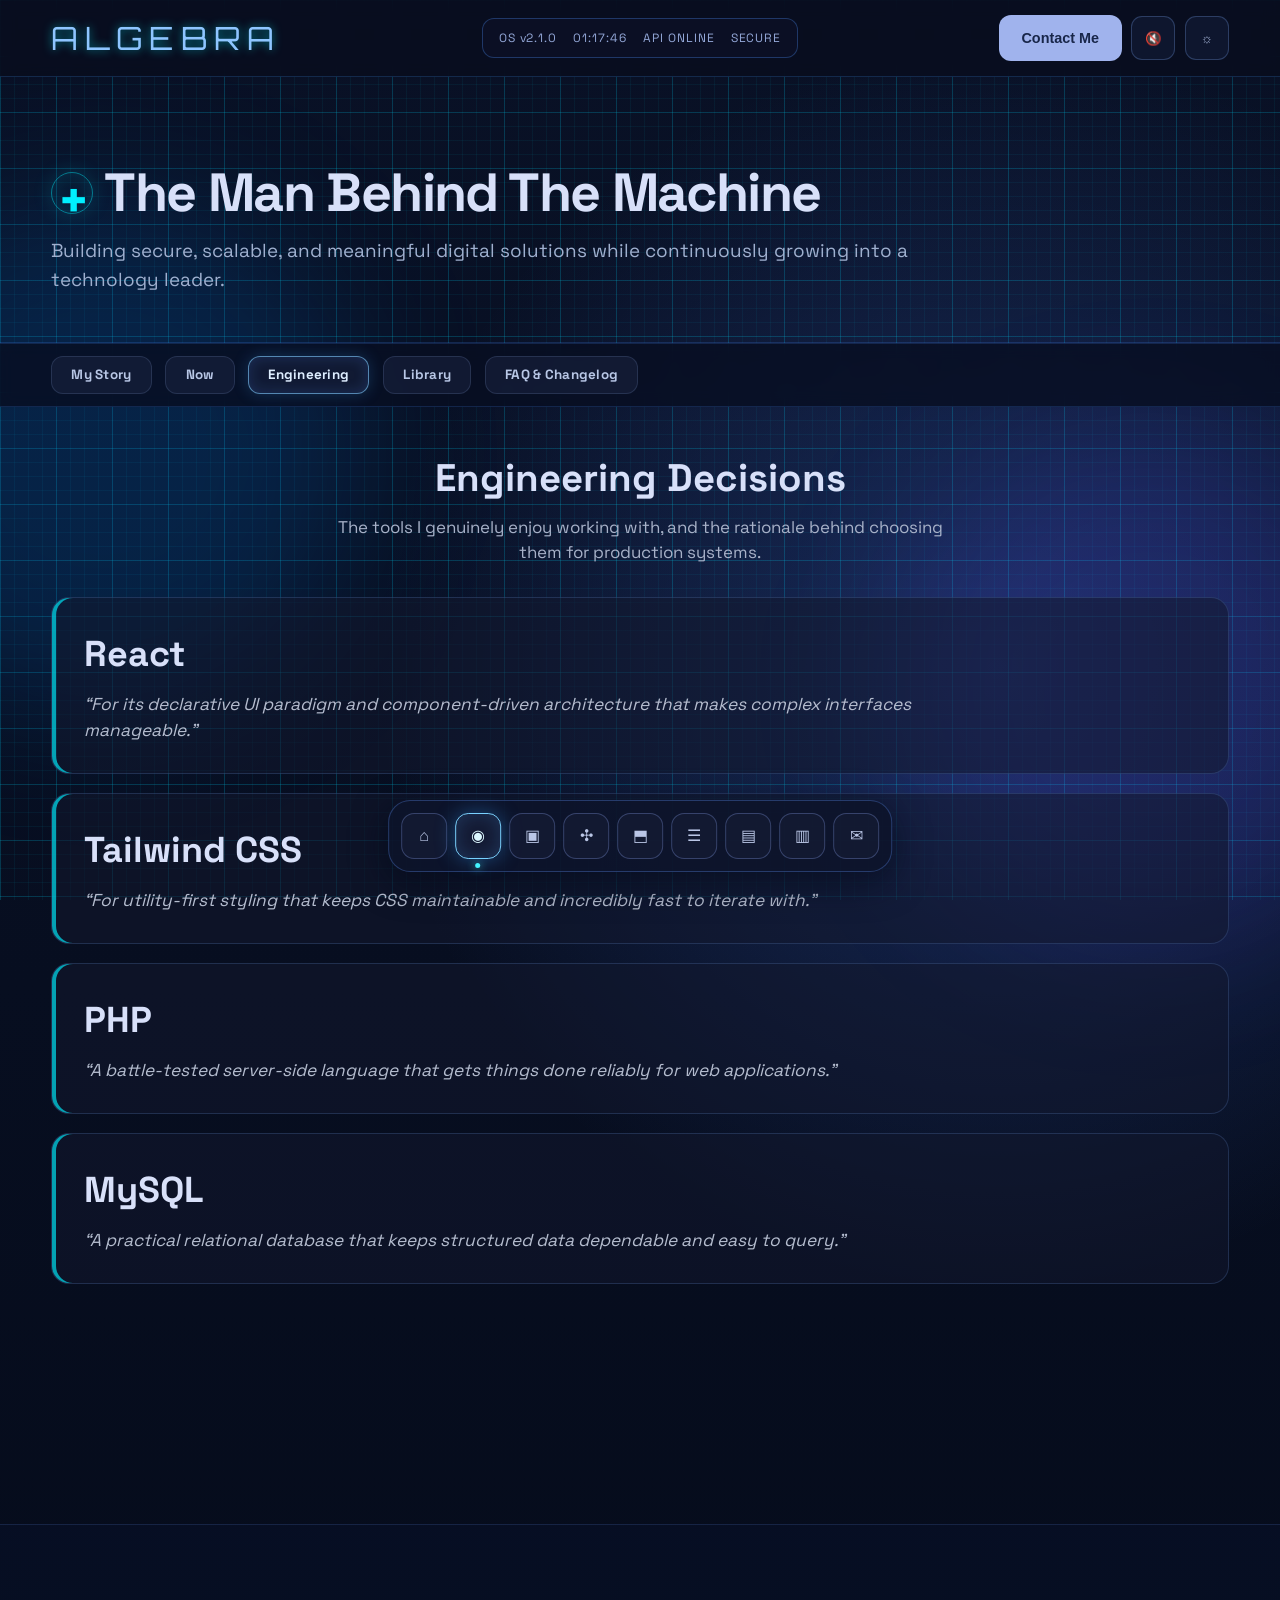
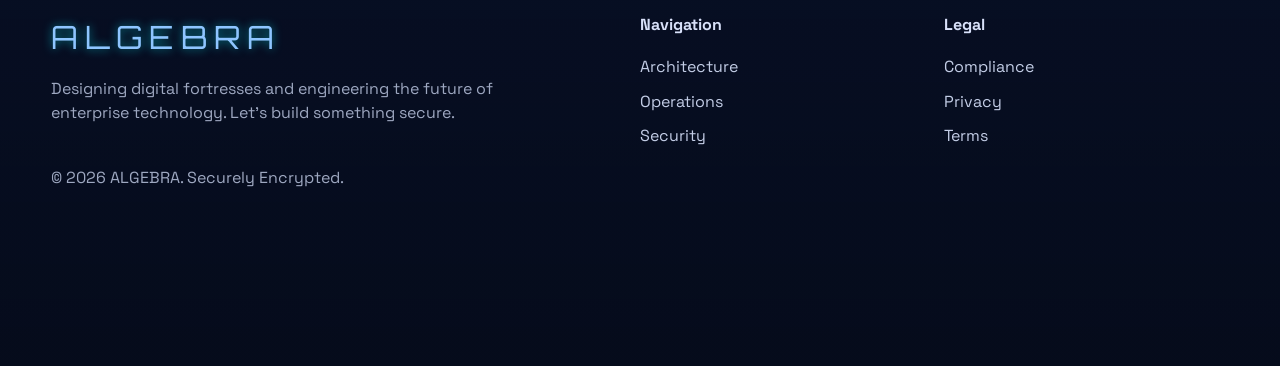
<file: about-engineering.html>
<!DOCTYPE html>
<html lang="en">
  <head>
    <meta charset="UTF-8" />
    <meta name="viewport" content="width=device-width, initial-scale=1.0" />
    <title>ALGEBRA | About | Engineering</title>
    <link rel="preconnect" href="https://fonts.googleapis.com" />
    <link rel="preconnect" href="https://fonts.gstatic.com" crossorigin />
    <link href="https://fonts.googleapis.com/css2?family=Orbitron:wght@500;700&family=Space+Grotesk:wght@400;500;700&display=swap" rel="stylesheet" />
    <link rel="stylesheet" href="styles.css" />
  </head>
  <body>
    <div class="grid-bg"></div>
    <div class="ambient-glow glow-left"></div>
    <div class="ambient-glow glow-right"></div>

    <header class="topbar">
      <div class="container topbar-inner">
        <a class="logo" href="index.html">ALGEBRA</a>
        <div class="status-panel">
          <span>OS v2.1.0</span>
          <span id="clock">10:44:26</span>
          <span>API ONLINE</span>
          <span>SECURE</span>
        </div>
        <div class="topbar-actions">
          <button class="btn btn-soft" type="button">Contact Me</button>
          <button class="icon-btn" type="button" aria-label="Sound"><span>🔇</span></button>
          <button class="icon-btn" type="button" aria-label="Theme"><span>☼</span></button>
        </div>
      </div>
    </header>

    <main class="about-main">
      <section class="about-hero section">
        <div class="container">
          <h1><span class="title-chip">+</span> The Man Behind The Machine</h1>
          <p>
            Building secure, scalable, and meaningful digital solutions while continuously growing
            into a technology leader.
          </p>
        </div>
      </section>

      <section class="about-subnav-wrap">
        <div class="container">
          <nav class="about-subnav" aria-label="About Sub Pages">
            <a href="about.html">My Story</a>
            <a href="about-now.html">Now</a>
            <a href="about-engineering.html" class="active">Engineering</a>
            <a href="about-library.html">Library</a>
            <a href="about-faq.html">FAQ &amp; Changelog</a>
          </nav>
        </div>
      </section>

      <section class="about-content section engineering-layout">
        <div class="container engineering-grid">
          <div class="engineering-intro">
            <h2>Engineering Decisions</h2>
            <p>
              The tools I genuinely enjoy working with, and the rationale behind choosing them for
              production systems.
            </p>
          </div>

          <div class="engineering-stack">
            <article class="engineering-card">
              <h3>React</h3>
              <p>“For its declarative UI paradigm and component-driven architecture that makes complex interfaces manageable.”</p>
            </article>
            <article class="engineering-card">
              <h3>Tailwind CSS</h3>
              <p>“For utility-first styling that keeps CSS maintainable and incredibly fast to iterate with.”</p>
            </article>
            <article class="engineering-card">
              <h3>PHP</h3>
              <p>“A battle-tested server-side language that gets things done reliably for web applications.”</p>
            </article>
            <article class="engineering-card">
              <h3>MySQL</h3>
              <p>“A practical relational database that keeps structured data dependable and easy to query.”</p>
            </article>
          </div>
        </div>
      </section>
    </main>

    <footer id="contact" class="section footer-section">
      <div class="container footer-grid">
        <div>
          <a class="logo" href="index.html">ALGEBRA</a>
          <p>
            Designing digital fortresses and engineering the future of enterprise technology.
            Let's build something secure.
          </p>
          <p class="copyright">&copy; 2026 ALGEBRA. Securely Encrypted.</p>
        </div>

        <div class="footer-links">
          <h4>Navigation</h4>
          <a href="about.html">Architecture</a>
          <a href="projects.html">Operations</a>
          <a href="services.html">Security</a>
        </div>

        <div class="footer-links">
          <h4>Legal</h4>
          <a href="#">Compliance</a>
          <a href="#">Privacy</a>
          <a href="#">Terms</a>
        </div>
      </div>
    </footer>

    <nav class="dock" aria-label="Quick Navigation">
      <a href="index.html" aria-label="Home"><span class="dock-icon">⌂</span></a>
      <a href="about.html" class="active" aria-label="About"><span class="dock-icon">◉</span></a>
      <a href="projects.html" aria-label="Projects"><span class="dock-icon">▣</span></a>
      <a href="experience.html" aria-label="Experience"><span class="dock-icon">✣</span></a>
      <a href="services.html" aria-label="Services"><span class="dock-icon">⬒</span></a>
      <a href="cyber-command.html" aria-label="Cyber Command"><span class="dock-icon">☰</span></a>
      <a href="transmission.html" aria-label="Transmission"><span class="dock-icon">▤</span></a>
      <a href="resume.html" aria-label="Resume"><span class="dock-icon">▥</span></a>
      <a href="contact.html" aria-label="Contact"><span class="dock-icon">✉</span></a>
    </nav>

    <script src="script.js"></script>
  </body>
</html>
</file>
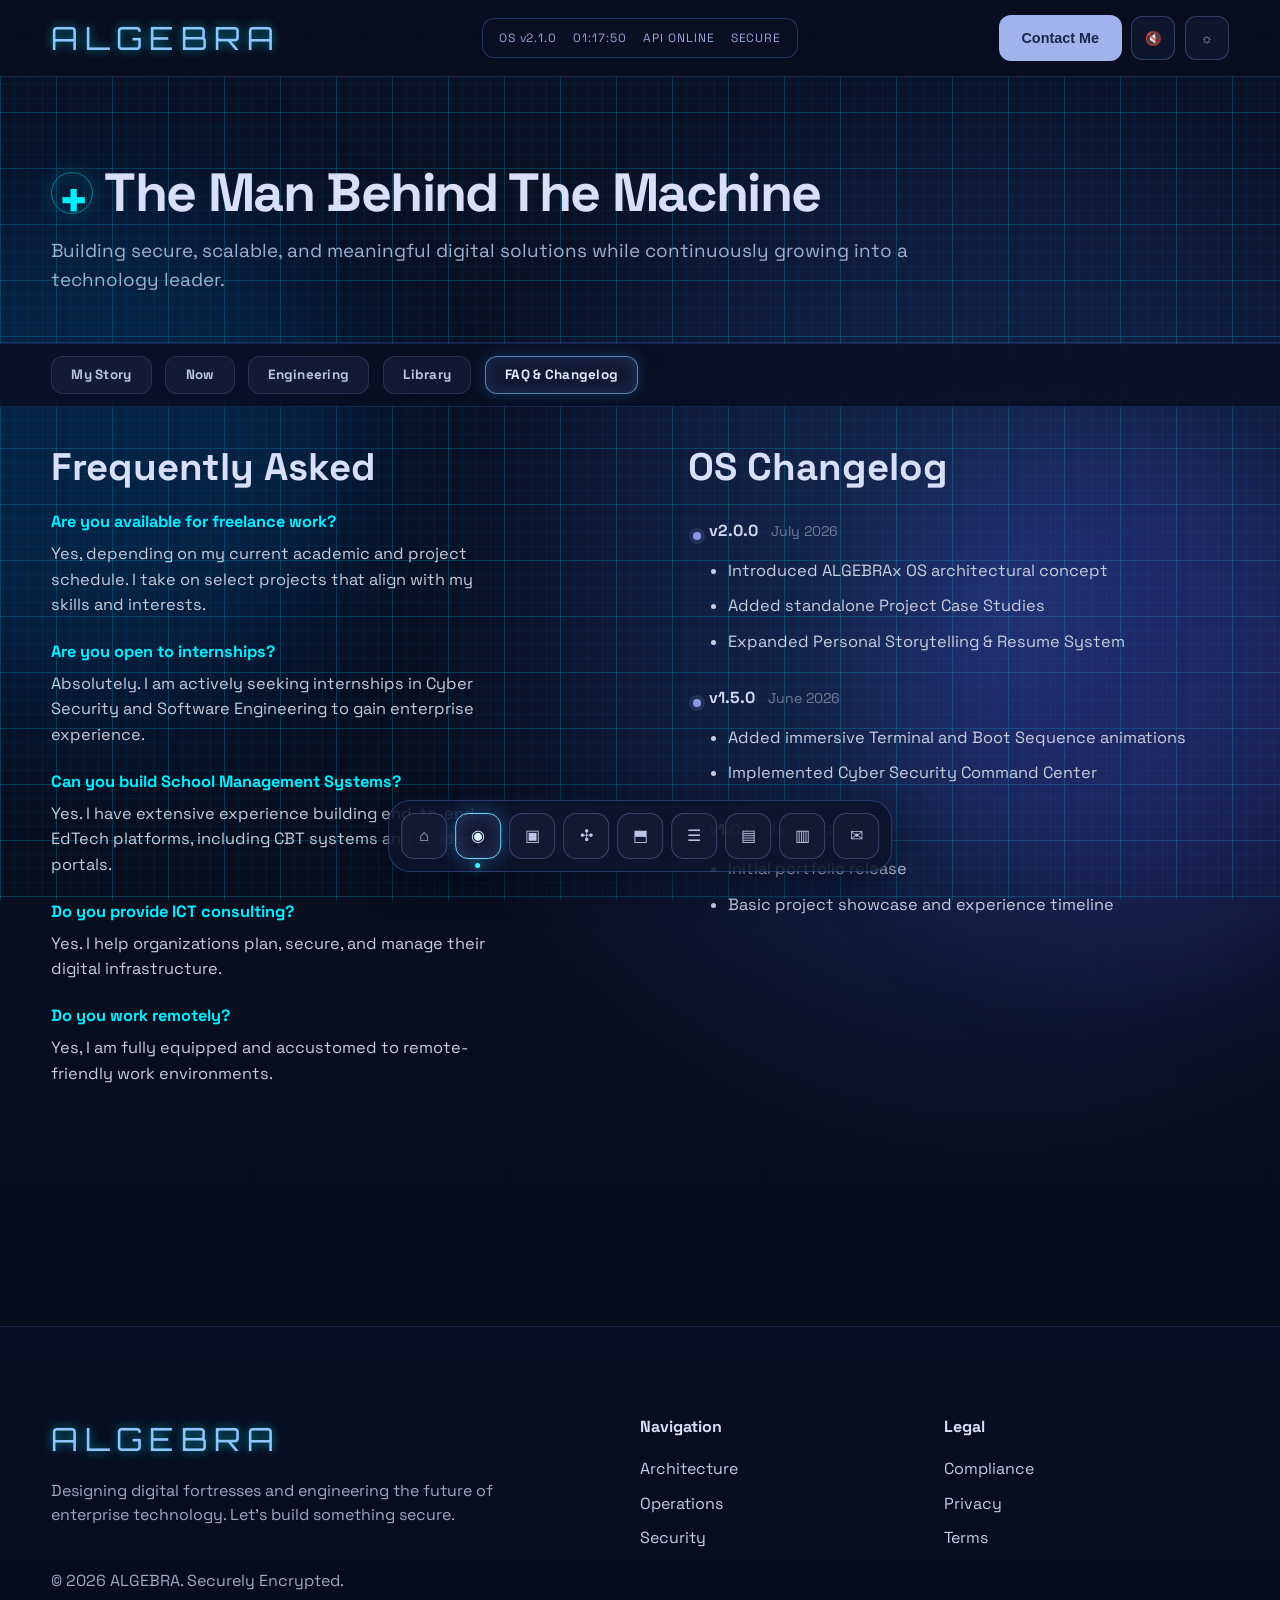
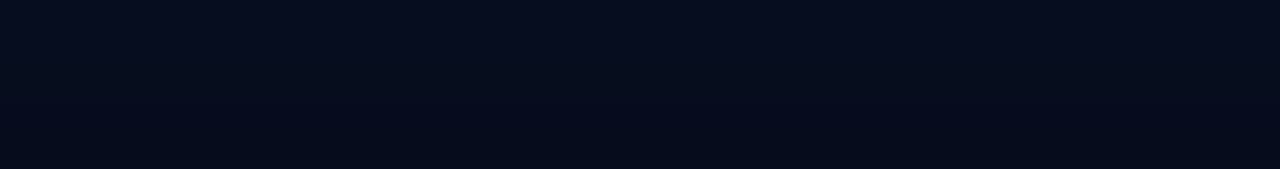
<file: about-faq.html>
<!DOCTYPE html>
<html lang="en">
  <head>
    <meta charset="UTF-8" />
    <meta name="viewport" content="width=device-width, initial-scale=1.0" />
    <title>ALGEBRA | About | FAQ & Changelog</title>
    <link rel="preconnect" href="https://fonts.googleapis.com" />
    <link rel="preconnect" href="https://fonts.gstatic.com" crossorigin />
    <link href="https://fonts.googleapis.com/css2?family=Orbitron:wght@500;700&family=Space+Grotesk:wght@400;500;700&display=swap" rel="stylesheet" />
    <link rel="stylesheet" href="styles.css" />
  </head>
  <body>
    <div class="grid-bg"></div>
    <div class="ambient-glow glow-left"></div>
    <div class="ambient-glow glow-right"></div>

    <header class="topbar">
      <div class="container topbar-inner">
        <a class="logo" href="index.html">ALGEBRA</a>
        <div class="status-panel">
          <span>OS v2.1.0</span>
          <span id="clock">10:44:26</span>
          <span>API ONLINE</span>
          <span>SECURE</span>
        </div>
        <div class="topbar-actions">
          <button class="btn btn-soft" type="button">Contact Me</button>
          <button class="icon-btn" type="button" aria-label="Sound"><span>🔇</span></button>
          <button class="icon-btn" type="button" aria-label="Theme"><span>☼</span></button>
        </div>
      </div>
    </header>

    <main class="about-main">
      <section class="about-hero section">
        <div class="container">
          <h1><span class="title-chip">+</span> The Man Behind The Machine</h1>
          <p>
            Building secure, scalable, and meaningful digital solutions while continuously growing
            into a technology leader.
          </p>
        </div>
      </section>

      <section class="about-subnav-wrap">
        <div class="container">
          <nav class="about-subnav" aria-label="About Sub Pages">
            <a href="about.html">My Story</a>
            <a href="about-now.html">Now</a>
            <a href="about-engineering.html">Engineering</a>
            <a href="about-library.html">Library</a>
            <a href="about-faq.html" class="active">FAQ &amp; Changelog</a>
          </nav>
        </div>
      </section>

      <section class="about-content section faq-layout">
        <div class="container faq-grid">
          <div class="faq-column">
            <h2>Frequently Asked</h2>

            <article class="faq-item">
              <h3>Are you available for freelance work?</h3>
              <p>Yes, depending on my current academic and project schedule. I take on select projects that align with my skills and interests.</p>
            </article>

            <article class="faq-item">
              <h3>Are you open to internships?</h3>
              <p>Absolutely. I am actively seeking internships in Cyber Security and Software Engineering to gain enterprise experience.</p>
            </article>

            <article class="faq-item">
              <h3>Can you build School Management Systems?</h3>
              <p>Yes. I have extensive experience building end-to-end EdTech platforms, including CBT systems and student portals.</p>
            </article>

            <article class="faq-item">
              <h3>Do you provide ICT consulting?</h3>
              <p>Yes. I help organizations plan, secure, and manage their digital infrastructure.</p>
            </article>

            <article class="faq-item">
              <h3>Do you work remotely?</h3>
              <p>Yes, I am fully equipped and accustomed to remote-friendly work environments.</p>
            </article>
          </div>

          <div class="changelog-column">
            <h2>OS Changelog</h2>

            <article class="version-block">
              <div class="version-head"><strong>v2.0.0</strong><span>July 2026</span></div>
              <ul>
                <li>Introduced ALGEBRAx OS architectural concept</li>
                <li>Added standalone Project Case Studies</li>
                <li>Expanded Personal Storytelling & Resume System</li>
              </ul>
            </article>

            <article class="version-block">
              <div class="version-head"><strong>v1.5.0</strong><span>June 2026</span></div>
              <ul>
                <li>Added immersive Terminal and Boot Sequence animations</li>
                <li>Implemented Cyber Security Command Center</li>
              </ul>
            </article>

            <article class="version-block">
              <div class="version-head"><strong>v1.0.0</strong><span>January 2026</span></div>
              <ul>
                <li>Initial portfolio release</li>
                <li>Basic project showcase and experience timeline</li>
              </ul>
            </article>
          </div>
        </div>
      </section>
    </main>

    <footer id="contact" class="section footer-section">
      <div class="container footer-grid">
        <div>
          <a class="logo" href="index.html">ALGEBRA</a>
          <p>
            Designing digital fortresses and engineering the future of enterprise technology.
            Let's build something secure.
          </p>
          <p class="copyright">&copy; 2026 ALGEBRA. Securely Encrypted.</p>
        </div>

        <div class="footer-links">
          <h4>Navigation</h4>
          <a href="about.html">Architecture</a>
          <a href="projects.html">Operations</a>
          <a href="services.html">Security</a>
        </div>

        <div class="footer-links">
          <h4>Legal</h4>
          <a href="#">Compliance</a>
          <a href="#">Privacy</a>
          <a href="#">Terms</a>
        </div>
      </div>
    </footer>

    <nav class="dock" aria-label="Quick Navigation">
      <a href="index.html" aria-label="Home"><span class="dock-icon">⌂</span></a>
      <a href="about.html" class="active" aria-label="About"><span class="dock-icon">◉</span></a>
      <a href="projects.html" aria-label="Projects"><span class="dock-icon">▣</span></a>
      <a href="experience.html" aria-label="Experience"><span class="dock-icon">✣</span></a>
      <a href="services.html" aria-label="Services"><span class="dock-icon">⬒</span></a>
      <a href="cyber-command.html" aria-label="Cyber Command"><span class="dock-icon">☰</span></a>
      <a href="transmission.html" aria-label="Transmission"><span class="dock-icon">▤</span></a>
      <a href="resume.html" aria-label="Resume"><span class="dock-icon">▥</span></a>
      <a href="contact.html" aria-label="Contact"><span class="dock-icon">✉</span></a>
    </nav>

    <script src="script.js"></script>
  </body>
</html>
</file>
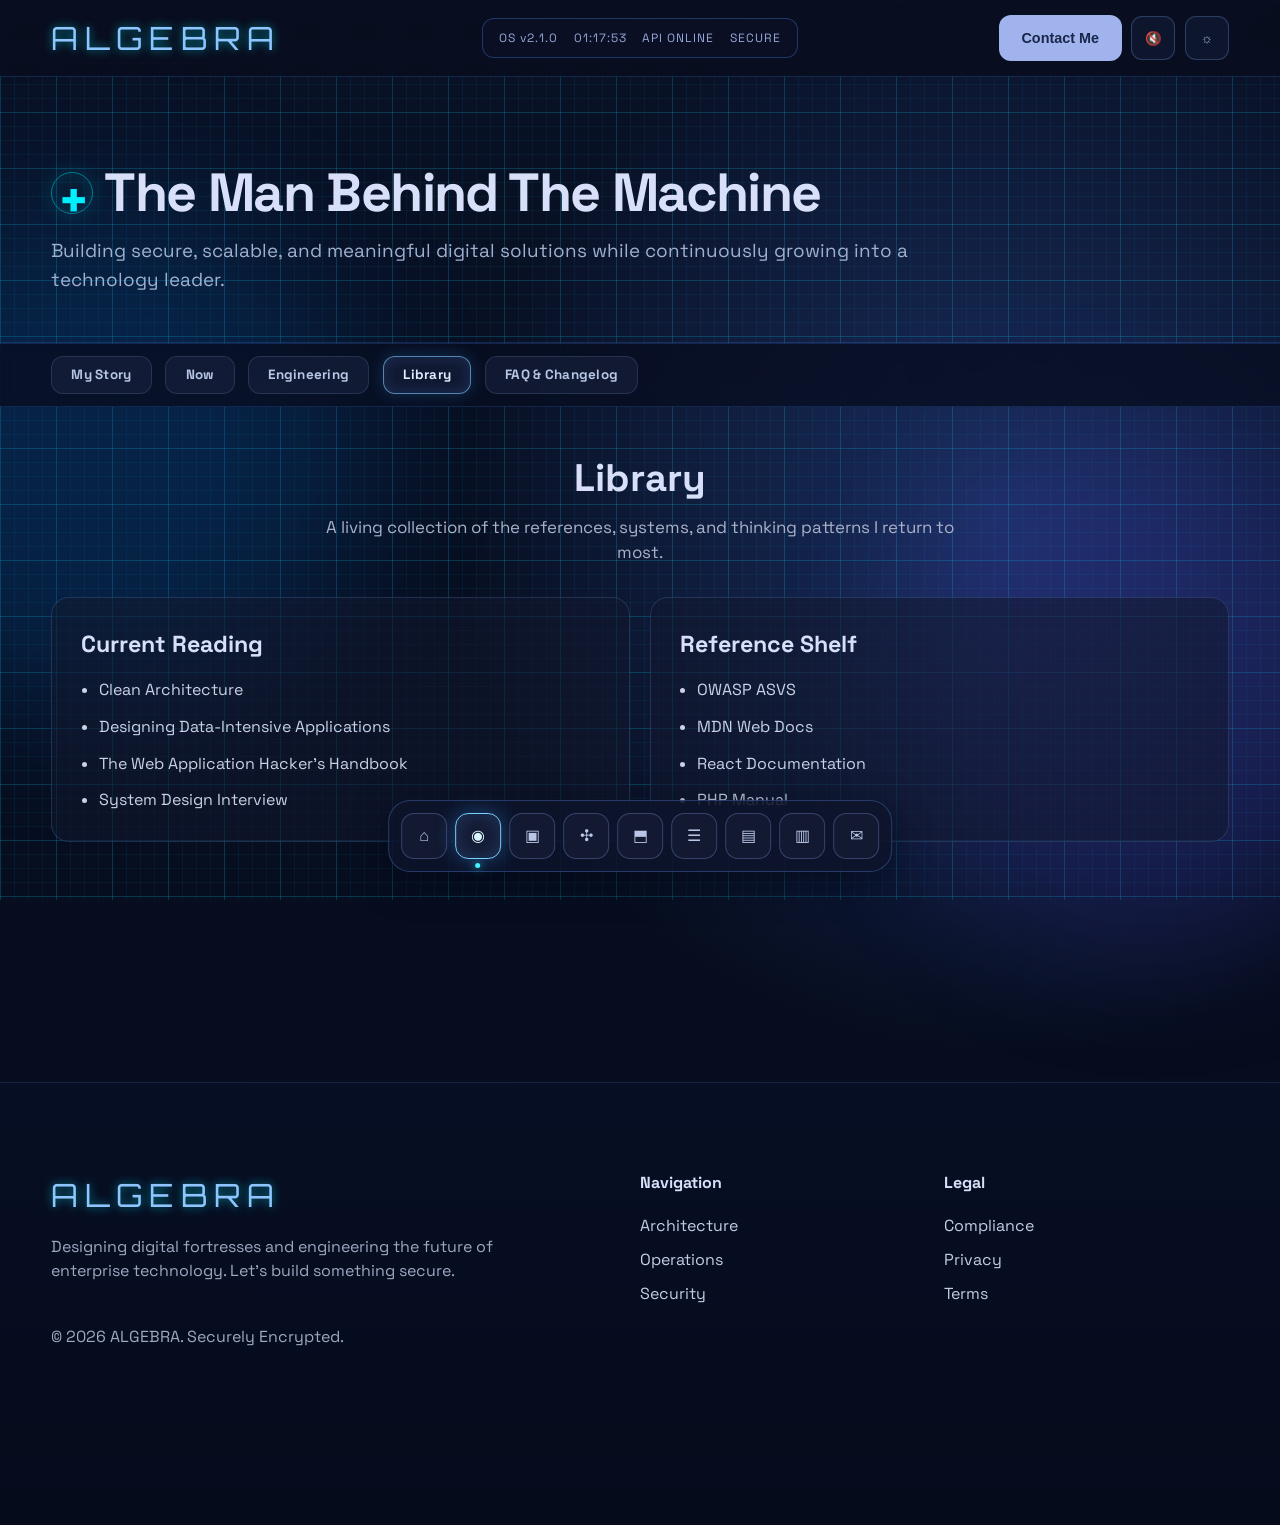
<file: about-library.html>
<!DOCTYPE html>
<html lang="en">
  <head>
    <meta charset="UTF-8" />
    <meta name="viewport" content="width=device-width, initial-scale=1.0" />
    <title>ALGEBRA | About | Library</title>
    <link rel="preconnect" href="https://fonts.googleapis.com" />
    <link rel="preconnect" href="https://fonts.gstatic.com" crossorigin />
    <link href="https://fonts.googleapis.com/css2?family=Orbitron:wght@500;700&family=Space+Grotesk:wght@400;500;700&display=swap" rel="stylesheet" />
    <link rel="stylesheet" href="styles.css" />
  </head>
  <body>
    <div class="grid-bg"></div>
    <div class="ambient-glow glow-left"></div>
    <div class="ambient-glow glow-right"></div>

    <header class="topbar">
      <div class="container topbar-inner">
        <a class="logo" href="index.html">ALGEBRA</a>
        <div class="status-panel">
          <span>OS v2.1.0</span>
          <span id="clock">10:44:26</span>
          <span>API ONLINE</span>
          <span>SECURE</span>
        </div>
        <div class="topbar-actions">
          <button class="btn btn-soft" type="button">Contact Me</button>
          <button class="icon-btn" type="button" aria-label="Sound"><span>🔇</span></button>
          <button class="icon-btn" type="button" aria-label="Theme"><span>☼</span></button>
        </div>
      </div>
    </header>

    <main class="about-main">
      <section class="about-hero section">
        <div class="container">
          <h1><span class="title-chip">+</span> The Man Behind The Machine</h1>
          <p>
            Building secure, scalable, and meaningful digital solutions while continuously growing
            into a technology leader.
          </p>
        </div>
      </section>

      <section class="about-subnav-wrap">
        <div class="container">
          <nav class="about-subnav" aria-label="About Sub Pages">
            <a href="about.html">My Story</a>
            <a href="about-now.html">Now</a>
            <a href="about-engineering.html">Engineering</a>
            <a href="about-library.html" class="active">Library</a>
            <a href="about-faq.html">FAQ &amp; Changelog</a>
          </nav>
        </div>
      </section>

      <section class="about-content section library-layout">
        <div class="container library-grid">
          <div class="library-head">
            <h2>Library</h2>
            <p>A living collection of the references, systems, and thinking patterns I return to most.</p>
          </div>

          <div class="library-columns">
            <div class="library-panel">
              <h3>Current Reading</h3>
              <ul>
                <li>Clean Architecture</li>
                <li>Designing Data-Intensive Applications</li>
                <li>The Web Application Hacker’s Handbook</li>
                <li>System Design Interview</li>
              </ul>
            </div>
            <div class="library-panel">
              <h3>Reference Shelf</h3>
              <ul>
                <li>OWASP ASVS</li>
                <li>MDN Web Docs</li>
                <li>React Documentation</li>
                <li>PHP Manual</li>
              </ul>
            </div>
          </div>
        </div>
      </section>
    </main>

    <footer id="contact" class="section footer-section">
      <div class="container footer-grid">
        <div>
          <a class="logo" href="index.html">ALGEBRA</a>
          <p>
            Designing digital fortresses and engineering the future of enterprise technology.
            Let's build something secure.
          </p>
          <p class="copyright">&copy; 2026 ALGEBRA. Securely Encrypted.</p>
        </div>

        <div class="footer-links">
          <h4>Navigation</h4>
          <a href="about.html">Architecture</a>
          <a href="projects.html">Operations</a>
          <a href="services.html">Security</a>
        </div>

        <div class="footer-links">
          <h4>Legal</h4>
          <a href="#">Compliance</a>
          <a href="#">Privacy</a>
          <a href="#">Terms</a>
        </div>
      </div>
    </footer>

    <nav class="dock" aria-label="Quick Navigation">
      <a href="index.html" aria-label="Home"><span class="dock-icon">⌂</span></a>
      <a href="about.html" class="active" aria-label="About"><span class="dock-icon">◉</span></a>
      <a href="projects.html" aria-label="Projects"><span class="dock-icon">▣</span></a>
      <a href="experience.html" aria-label="Experience"><span class="dock-icon">✣</span></a>
      <a href="services.html" aria-label="Services"><span class="dock-icon">⬒</span></a>
      <a href="cyber-command.html" aria-label="Cyber Command"><span class="dock-icon">☰</span></a>
      <a href="transmission.html" aria-label="Transmission"><span class="dock-icon">▤</span></a>
      <a href="resume.html" aria-label="Resume"><span class="dock-icon">▥</span></a>
      <a href="contact.html" aria-label="Contact"><span class="dock-icon">✉</span></a>
    </nav>

    <script src="script.js"></script>
  </body>
</html>
</file>
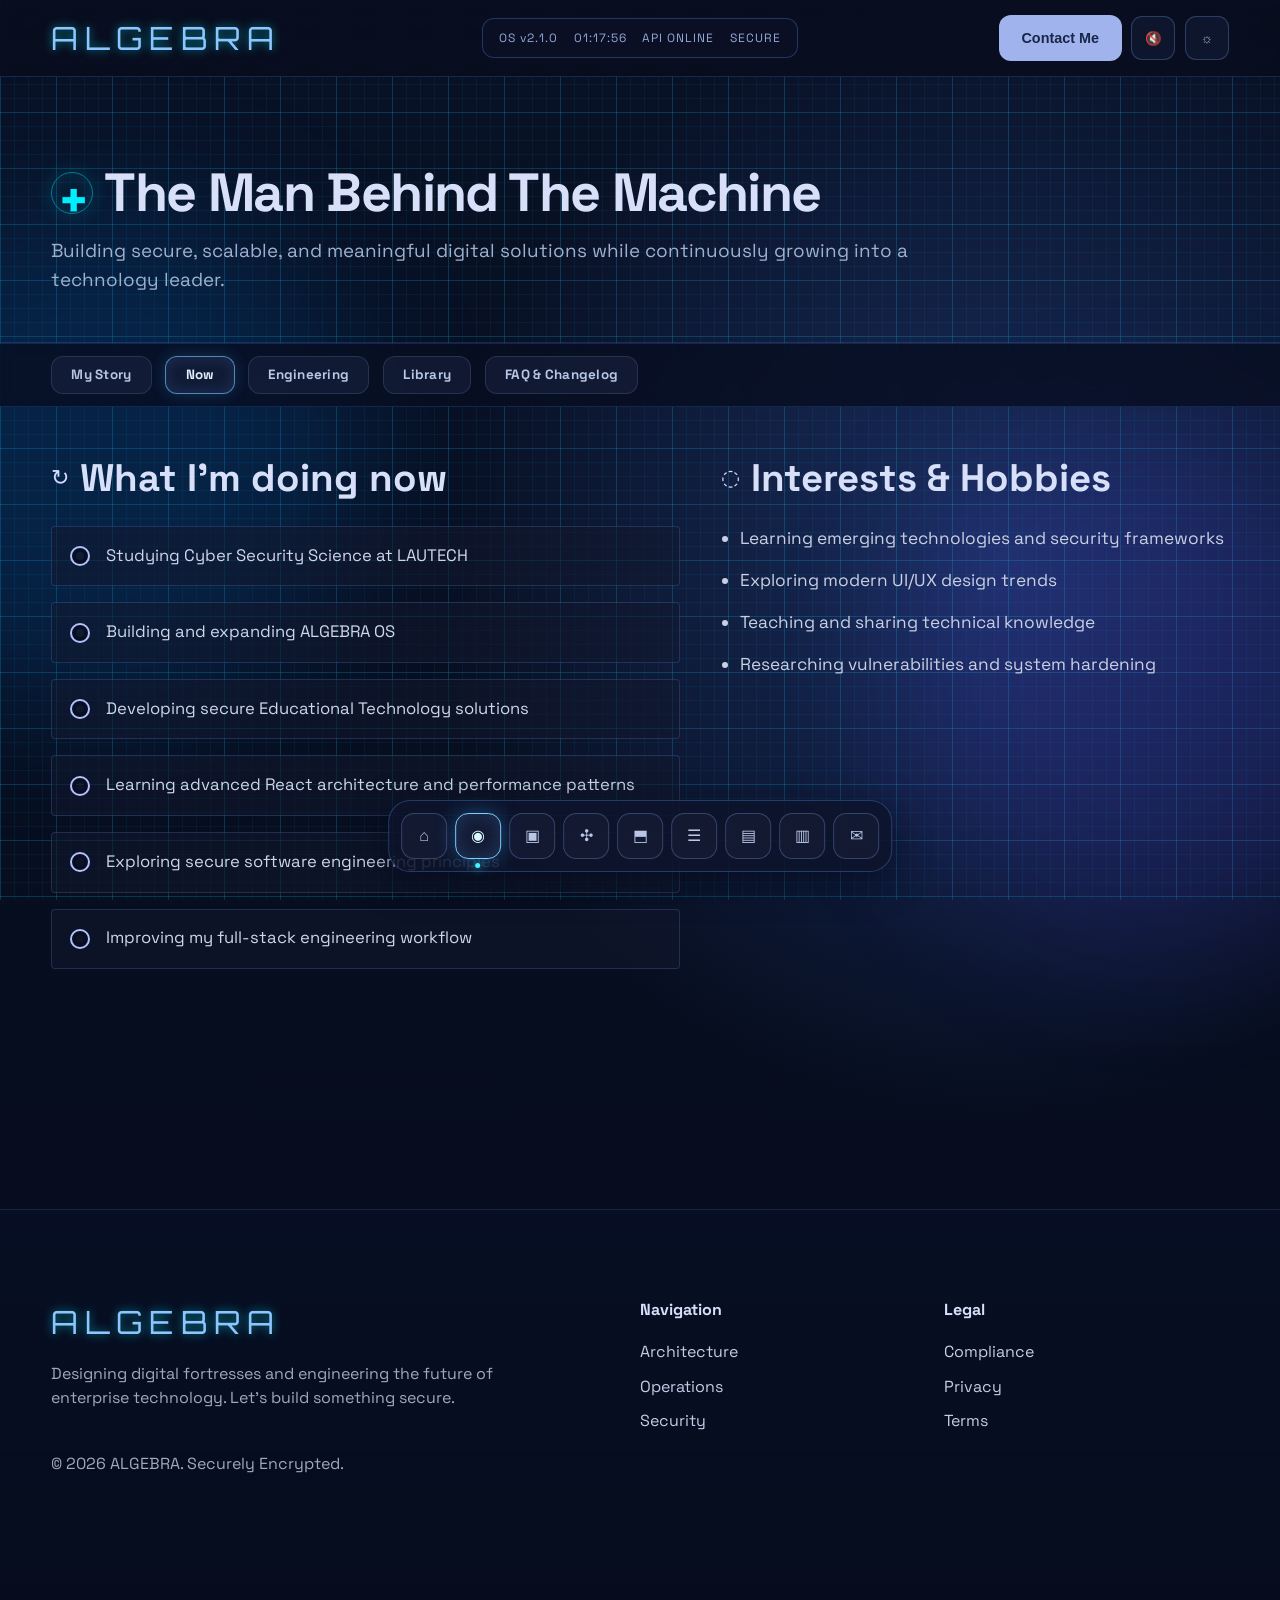
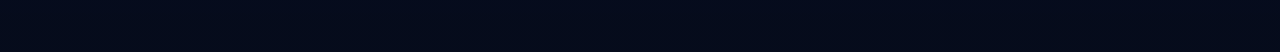
<file: about-now.html>
<!DOCTYPE html>
<html lang="en">
  <head>
    <meta charset="UTF-8" />
    <meta name="viewport" content="width=device-width, initial-scale=1.0" />
    <title>ALGEBRA | About | Now</title>
    <link rel="preconnect" href="https://fonts.googleapis.com" />
    <link rel="preconnect" href="https://fonts.gstatic.com" crossorigin />
    <link href="https://fonts.googleapis.com/css2?family=Orbitron:wght@500;700&family=Space+Grotesk:wght@400;500;700&display=swap" rel="stylesheet" />
    <link rel="stylesheet" href="styles.css" />
  </head>
  <body>
    <div class="grid-bg"></div>
    <div class="ambient-glow glow-left"></div>
    <div class="ambient-glow glow-right"></div>

    <header class="topbar">
      <div class="container topbar-inner">
        <a class="logo" href="index.html">ALGEBRA</a>
        <div class="status-panel">
          <span>OS v2.1.0</span>
          <span id="clock">10:44:26</span>
          <span>API ONLINE</span>
          <span>SECURE</span>
        </div>
        <div class="topbar-actions">
          <button class="btn btn-soft" type="button">Contact Me</button>
          <button class="icon-btn" type="button" aria-label="Sound"><span>🔇</span></button>
          <button class="icon-btn" type="button" aria-label="Theme"><span>☼</span></button>
        </div>
      </div>
    </header>

    <main class="about-main">
      <section class="about-hero section">
        <div class="container">
          <h1><span class="title-chip">+</span> The Man Behind The Machine</h1>
          <p>
            Building secure, scalable, and meaningful digital solutions while continuously growing
            into a technology leader.
          </p>
        </div>
      </section>

      <section class="about-subnav-wrap">
        <div class="container">
          <nav class="about-subnav" aria-label="About Sub Pages">
            <a href="about.html">My Story</a>
            <a href="about-now.html" class="active">Now</a>
            <a href="about-engineering.html">Engineering</a>
            <a href="about-library.html">Library</a>
            <a href="about-faq.html">FAQ &amp; Changelog</a>
          </nav>
        </div>
      </section>

      <section class="about-content section now-layout">
        <div class="container now-grid">
          <div class="now-left">
            <div class="section-head-inline">
              <span class="section-head-icon">↻</span>
              <h2>What I’m doing now</h2>
            </div>

            <div class="now-list">
              <article class="now-item">
                <span class="now-bullet"></span>
                <p>Studying Cyber Security Science at LAUTECH</p>
              </article>
              <article class="now-item">
                <span class="now-bullet"></span>
                <p>Building and expanding ALGEBRA OS</p>
              </article>
              <article class="now-item">
                <span class="now-bullet"></span>
                <p>Developing secure Educational Technology solutions</p>
              </article>
              <article class="now-item">
                <span class="now-bullet"></span>
                <p>Learning advanced React architecture and performance patterns</p>
              </article>
              <article class="now-item">
                <span class="now-bullet"></span>
                <p>Exploring secure software engineering principles</p>
              </article>
              <article class="now-item">
                <span class="now-bullet"></span>
                <p>Improving my full-stack engineering workflow</p>
              </article>
            </div>
          </div>

          <aside class="now-right">
            <div class="section-head-inline">
              <span class="section-head-icon">◌</span>
              <h2>Interests & Hobbies</h2>
            </div>
            <ul class="now-bullets">
              <li>Learning emerging technologies and security frameworks</li>
              <li>Exploring modern UI/UX design trends</li>
              <li>Teaching and sharing technical knowledge</li>
              <li>Researching vulnerabilities and system hardening</li>
            </ul>
          </aside>
        </div>
      </section>
    </main>

    <footer id="contact" class="section footer-section">
      <div class="container footer-grid">
        <div>
          <a class="logo" href="index.html">ALGEBRA</a>
          <p>
            Designing digital fortresses and engineering the future of enterprise technology.
            Let's build something secure.
          </p>
          <p class="copyright">&copy; 2026 ALGEBRA. Securely Encrypted.</p>
        </div>

        <div class="footer-links">
          <h4>Navigation</h4>
          <a href="about.html">Architecture</a>
          <a href="projects.html">Operations</a>
          <a href="services.html">Security</a>
        </div>

        <div class="footer-links">
          <h4>Legal</h4>
          <a href="#">Compliance</a>
          <a href="#">Privacy</a>
          <a href="#">Terms</a>
        </div>
      </div>
    </footer>

    <nav class="dock" aria-label="Quick Navigation">
      <a href="index.html" aria-label="Home"><span class="dock-icon">⌂</span></a>
      <a href="about.html" class="active" aria-label="About"><span class="dock-icon">◉</span></a>
      <a href="projects.html" aria-label="Projects"><span class="dock-icon">▣</span></a>
      <a href="experience.html" aria-label="Experience"><span class="dock-icon">✣</span></a>
      <a href="services.html" aria-label="Services"><span class="dock-icon">⬒</span></a>
      <a href="cyber-command.html" aria-label="Cyber Command"><span class="dock-icon">☰</span></a>
      <a href="transmission.html" aria-label="Transmission"><span class="dock-icon">▤</span></a>
      <a href="resume.html" aria-label="Resume"><span class="dock-icon">▥</span></a>
      <a href="contact.html" aria-label="Contact"><span class="dock-icon">✉</span></a>
    </nav>

    <script src="script.js"></script>
  </body>
</html>
</file>
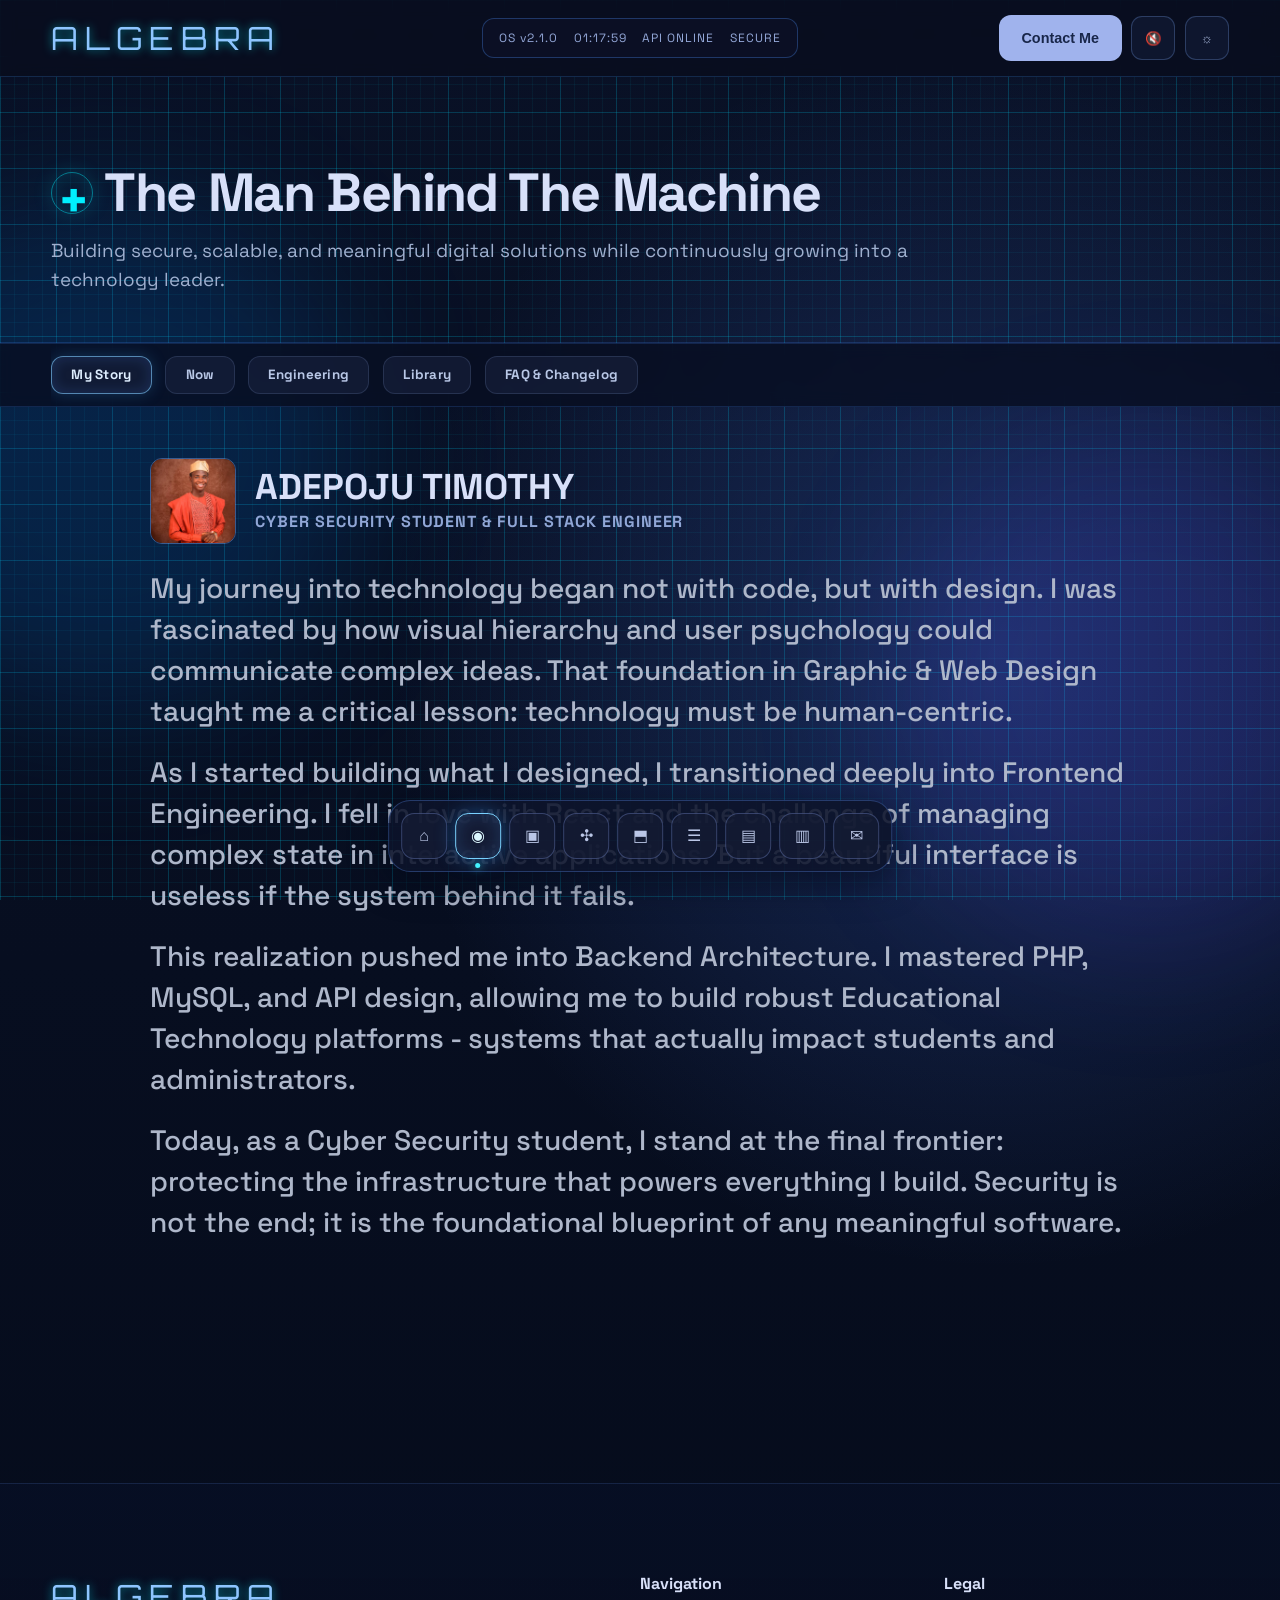
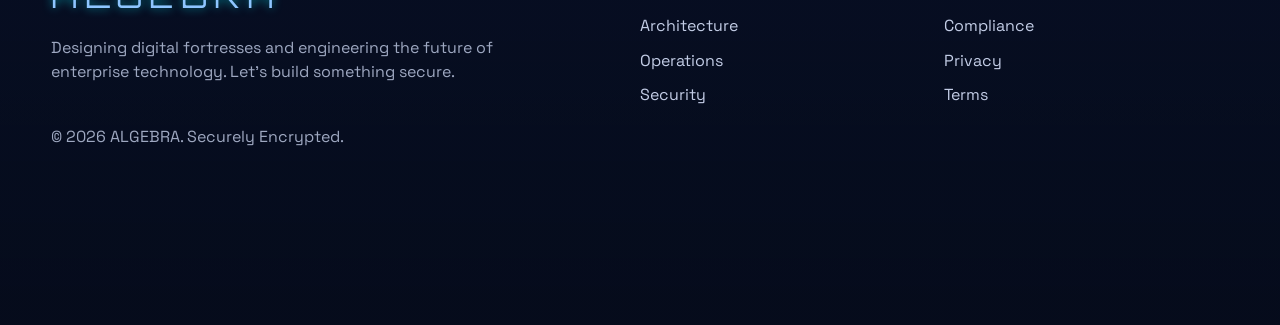
<file: about.html>
<!DOCTYPE html>
<html lang="en">
  <head>
    <meta charset="UTF-8" />
    <meta name="viewport" content="width=device-width, initial-scale=1.0" />
    <title>ALGEBRA | About</title>
    <link rel="preconnect" href="https://fonts.googleapis.com" />
    <link rel="preconnect" href="https://fonts.gstatic.com" crossorigin />
    <link href="https://fonts.googleapis.com/css2?family=Orbitron:wght@500;700&family=Space+Grotesk:wght@400;500;700&display=swap" rel="stylesheet" />
    <link rel="stylesheet" href="styles.css" />
  </head>
  <body>
    <div class="grid-bg"></div>
    <div class="ambient-glow glow-left"></div>
    <div class="ambient-glow glow-right"></div>

    <header class="topbar">
      <div class="container topbar-inner">
        <a class="logo" href="index.html">ALGEBRA</a>
        <div class="status-panel">
          <span>OS v2.1.0</span>
          <span id="clock">10:44:26</span>
          <span>API ONLINE</span>
          <span>SECURE</span>
        </div>
        <div class="topbar-actions">
          <button class="btn btn-soft" type="button">Contact Me</button>
          <button class="icon-btn" type="button" aria-label="Sound"><span>🔇</span></button>
          <button class="icon-btn" type="button" aria-label="Theme"><span>☼</span></button>
        </div>
      </div>
    </header>

    <main class="about-main">
      <section class="about-hero section">
        <div class="container">
          <h1><span class="title-chip">+</span> The Man Behind The Machine</h1>
          <p>
            Building secure, scalable, and meaningful digital solutions while continuously growing
            into a technology leader.
          </p>
        </div>
      </section>

      <section class="about-subnav-wrap">
        <div class="container">
          <nav class="about-subnav" aria-label="About Sub Pages">
            <a href="about.html" class="active">My Story</a>
            <a href="about-now.html">Now</a>
            <a href="about-engineering.html">Engineering</a>
            <a href="about-library.html">Library</a>
            <a href="about-faq.html">FAQ &amp; Changelog</a>
          </nav>
        </div>
      </section>

      <section class="about-content section">
        <div class="container about-content-inner">
          <header class="about-profile-head">
            <img src="image/me.jpg" alt="Ishola Samuel" />
            <div>
              <h2>ADEPOJU TIMOTHY</h2>
              <p>CYBER SECURITY STUDENT &amp; FULL STACK ENGINEER</p>
            </div>
          </header>

          <div class="about-prose">
            <p>
              My journey into technology began not with code, but with design. I was fascinated by
              how visual hierarchy and user psychology could communicate complex ideas. That
              foundation in Graphic &amp; Web Design taught me a critical lesson: technology must be
              human-centric.
            </p>
            <p>
              As I started building what I designed, I transitioned deeply into Frontend
              Engineering. I fell in love with React and the challenge of managing complex state in
              interactive applications. But a beautiful interface is useless if the system behind it
              fails.
            </p>
            <p>
              This realization pushed me into Backend Architecture. I mastered PHP, MySQL, and API
              design, allowing me to build robust Educational Technology platforms - systems that
              actually impact students and administrators.
            </p>
            <p>
              Today, as a Cyber Security student, I stand at the final frontier: protecting the
              infrastructure that powers everything I build. Security is not the end; it is the
              foundational blueprint of any meaningful software.
            </p>
          </div>
        </div>
      </section>
    </main>

    <footer id="contact" class="section footer-section">
      <div class="container footer-grid">
        <div>
          <a class="logo" href="index.html">ALGEBRA</a>
          <p>
            Designing digital fortresses and engineering the future of enterprise technology.
            Let's build something secure.
          </p>
          <p class="copyright">&copy; 2026 ALGEBRA. Securely Encrypted.</p>
        </div>

        <div class="footer-links">
          <h4>Navigation</h4>
          <a href="about.html">Architecture</a>
          <a href="projects.html">Operations</a>
          <a href="services.html">Security</a>
        </div>

        <div class="footer-links">
          <h4>Legal</h4>
          <a href="#">Compliance</a>
          <a href="#">Privacy</a>
          <a href="#">Terms</a>
        </div>
      </div>
    </footer>

    <nav class="dock" aria-label="Quick Navigation">
      <a href="index.html" aria-label="Home"><span class="dock-icon">⌂</span></a>
      <a href="about.html" class="active" aria-label="About"><span class="dock-icon">◉</span></a>
      <a href="projects.html" aria-label="Projects"><span class="dock-icon">▣</span></a>
      <a href="experience.html" aria-label="Experience"><span class="dock-icon">✣</span></a>
      <a href="services.html" aria-label="Services"><span class="dock-icon">⬒</span></a>
      <a href="cyber-command.html" aria-label="Cyber Command"><span class="dock-icon">☰</span></a>
      <a href="transmission.html" aria-label="Transmission"><span class="dock-icon">▤</span></a>
      <a href="resume.html" aria-label="Resume"><span class="dock-icon">▥</span></a>
      <a href="contact.html" aria-label="Contact"><span class="dock-icon">✉</span></a>
    </nav>

    <script src="script.js"></script>
  </body>
</html>
</file>
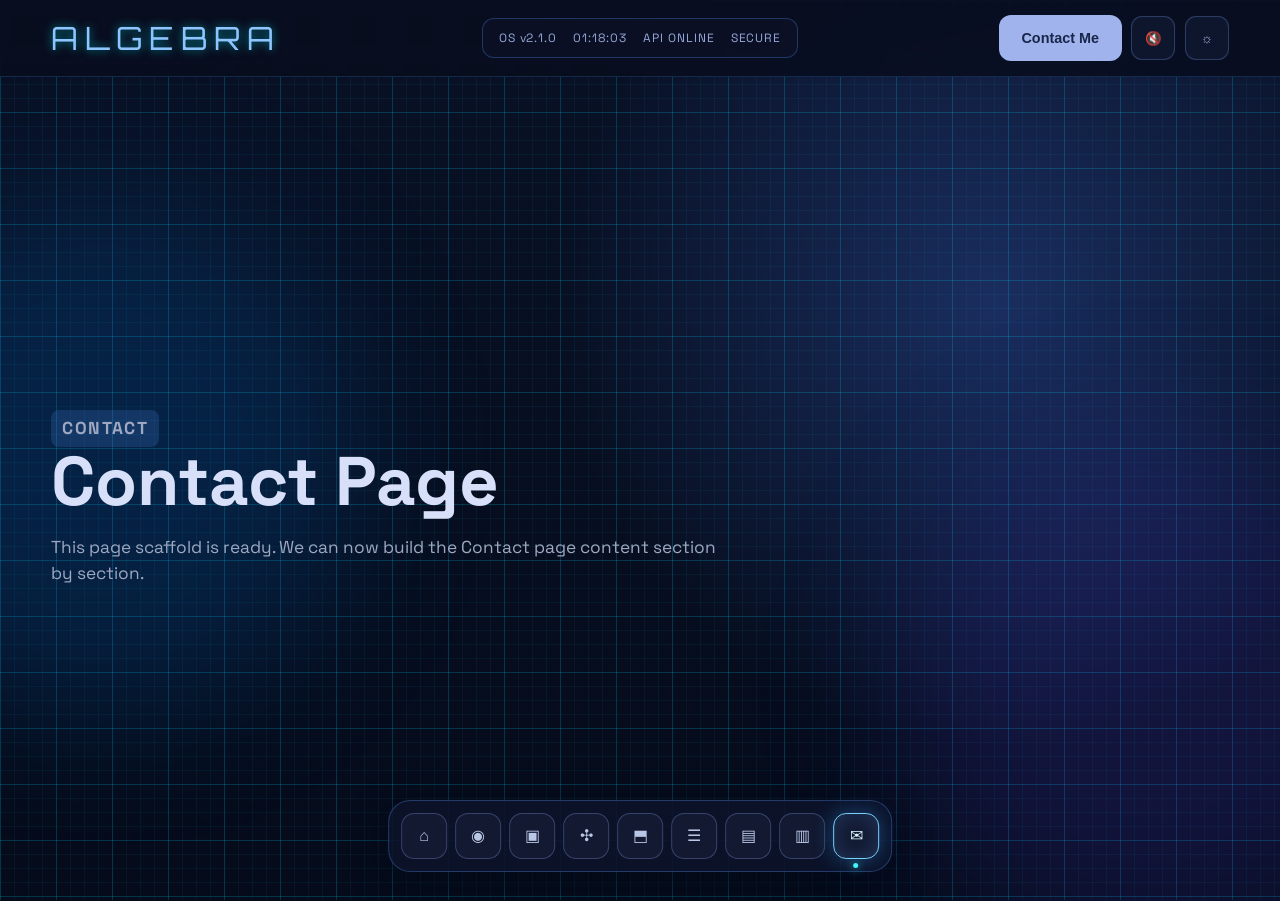
<file: contact.html>
<!DOCTYPE html>
<html lang="en">
  <head>
    <meta charset="UTF-8" />
    <meta name="viewport" content="width=device-width, initial-scale=1.0" />
    <title>ALGEBRA | Contact</title>
    <link rel="preconnect" href="https://fonts.googleapis.com" />
    <link rel="preconnect" href="https://fonts.gstatic.com" crossorigin />
    <link href="https://fonts.googleapis.com/css2?family=Orbitron:wght@500;700&family=Space+Grotesk:wght@400;500;700&display=swap" rel="stylesheet" />
    <link rel="stylesheet" href="styles.css" />
  </head>
  <body>
    <div class="grid-bg"></div>
    <div class="ambient-glow glow-left"></div>
    <div class="ambient-glow glow-right"></div>

    <header class="topbar">
      <div class="container topbar-inner">
        <a class="logo" href="index.html">ALGEBRA</a>
        <div class="status-panel">
          <span>OS v2.1.0</span>
          <span id="clock">10:44:26</span>
          <span>API ONLINE</span>
          <span>SECURE</span>
        </div>
        <div class="topbar-actions">
          <button class="btn btn-soft" type="button">Contact Me</button>
          <button class="icon-btn" type="button" aria-label="Sound"><span>🔇</span></button>
          <button class="icon-btn" type="button" aria-label="Theme"><span>☼</span></button>
        </div>
      </div>
    </header>

    <main class="page-shell">
      <section class="section page-title-block">
        <div class="container">
          <p class="eyebrow">CONTACT</p>
          <h1>Contact Page</h1>
          <p>This page scaffold is ready. We can now build the Contact page content section by section.</p>
        </div>
      </section>
    </main>

    <nav class="dock" aria-label="Quick Navigation">
      <a href="index.html" aria-label="Home"><span class="dock-icon">⌂</span></a>
      <a href="about.html" aria-label="About"><span class="dock-icon">◉</span></a>
      <a href="projects.html" aria-label="Projects"><span class="dock-icon">▣</span></a>
      <a href="experience.html" aria-label="Experience"><span class="dock-icon">✣</span></a>
      <a href="services.html" aria-label="Services"><span class="dock-icon">⬒</span></a>
      <a href="cyber-command.html" aria-label="Cyber Command"><span class="dock-icon">☰</span></a>
      <a href="transmission.html" aria-label="Transmission"><span class="dock-icon">▤</span></a>
      <a href="resume.html" aria-label="Resume"><span class="dock-icon">▥</span></a>
      <a href="contact.html" class="active" aria-label="Contact"><span class="dock-icon">✉</span></a>
    </nav>

    <script src="script.js"></script>
  </body>
</html>
</file>
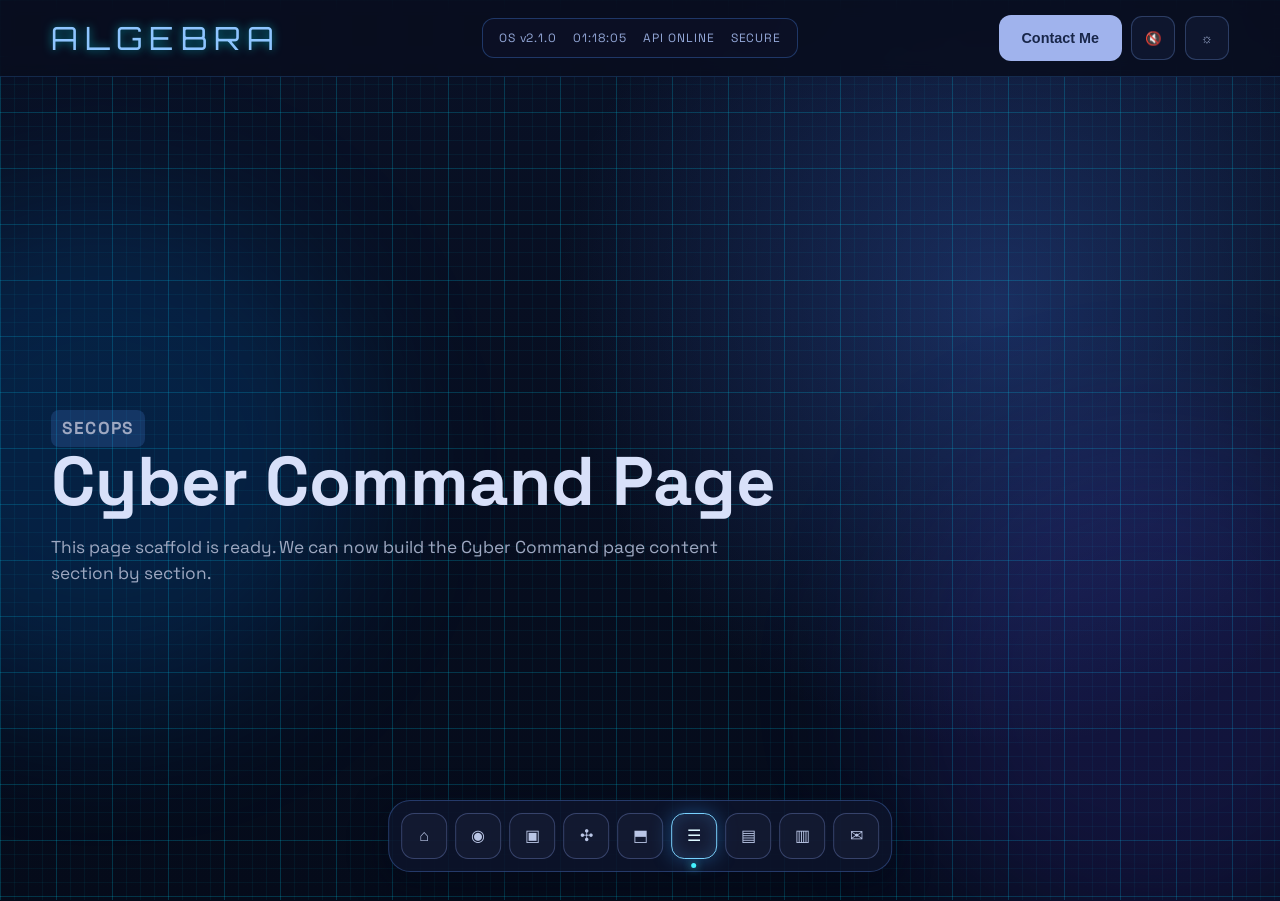
<file: cyber-command.html>
<!DOCTYPE html>
<html lang="en">
  <head>
    <meta charset="UTF-8" />
    <meta name="viewport" content="width=device-width, initial-scale=1.0" />
    <title>ALGEBRA | Cyber Command</title>
    <link rel="preconnect" href="https://fonts.googleapis.com" />
    <link rel="preconnect" href="https://fonts.gstatic.com" crossorigin />
    <link href="https://fonts.googleapis.com/css2?family=Orbitron:wght@500;700&family=Space+Grotesk:wght@400;500;700&display=swap" rel="stylesheet" />
    <link rel="stylesheet" href="styles.css" />
  </head>
  <body>
    <div class="grid-bg"></div>
    <div class="ambient-glow glow-left"></div>
    <div class="ambient-glow glow-right"></div>

    <header class="topbar">
      <div class="container topbar-inner">
        <a class="logo" href="index.html">ALGEBRA</a>
        <div class="status-panel">
          <span>OS v2.1.0</span>
          <span id="clock">10:44:26</span>
          <span>API ONLINE</span>
          <span>SECURE</span>
        </div>
        <div class="topbar-actions">
          <button class="btn btn-soft" type="button">Contact Me</button>
          <button class="icon-btn" type="button" aria-label="Sound"><span>🔇</span></button>
          <button class="icon-btn" type="button" aria-label="Theme"><span>☼</span></button>
        </div>
      </div>
    </header>

    <main class="page-shell">
      <section class="section page-title-block">
        <div class="container">
          <p class="eyebrow">SECOPS</p>
          <h1>Cyber Command Page</h1>
          <p>This page scaffold is ready. We can now build the Cyber Command page content section by section.</p>
        </div>
      </section>
    </main>

    <nav class="dock" aria-label="Quick Navigation">
      <a href="index.html" aria-label="Home"><span class="dock-icon">⌂</span></a>
      <a href="about.html" aria-label="About"><span class="dock-icon">◉</span></a>
      <a href="projects.html" aria-label="Projects"><span class="dock-icon">▣</span></a>
      <a href="experience.html" aria-label="Experience"><span class="dock-icon">✣</span></a>
      <a href="services.html" aria-label="Services"><span class="dock-icon">⬒</span></a>
      <a href="cyber-command.html" class="active" aria-label="Cyber Command"><span class="dock-icon">☰</span></a>
      <a href="transmission.html" aria-label="Transmission"><span class="dock-icon">▤</span></a>
      <a href="resume.html" aria-label="Resume"><span class="dock-icon">▥</span></a>
      <a href="contact.html" aria-label="Contact"><span class="dock-icon">✉</span></a>
    </nav>

    <script src="script.js"></script>
  </body>
</html>
</file>
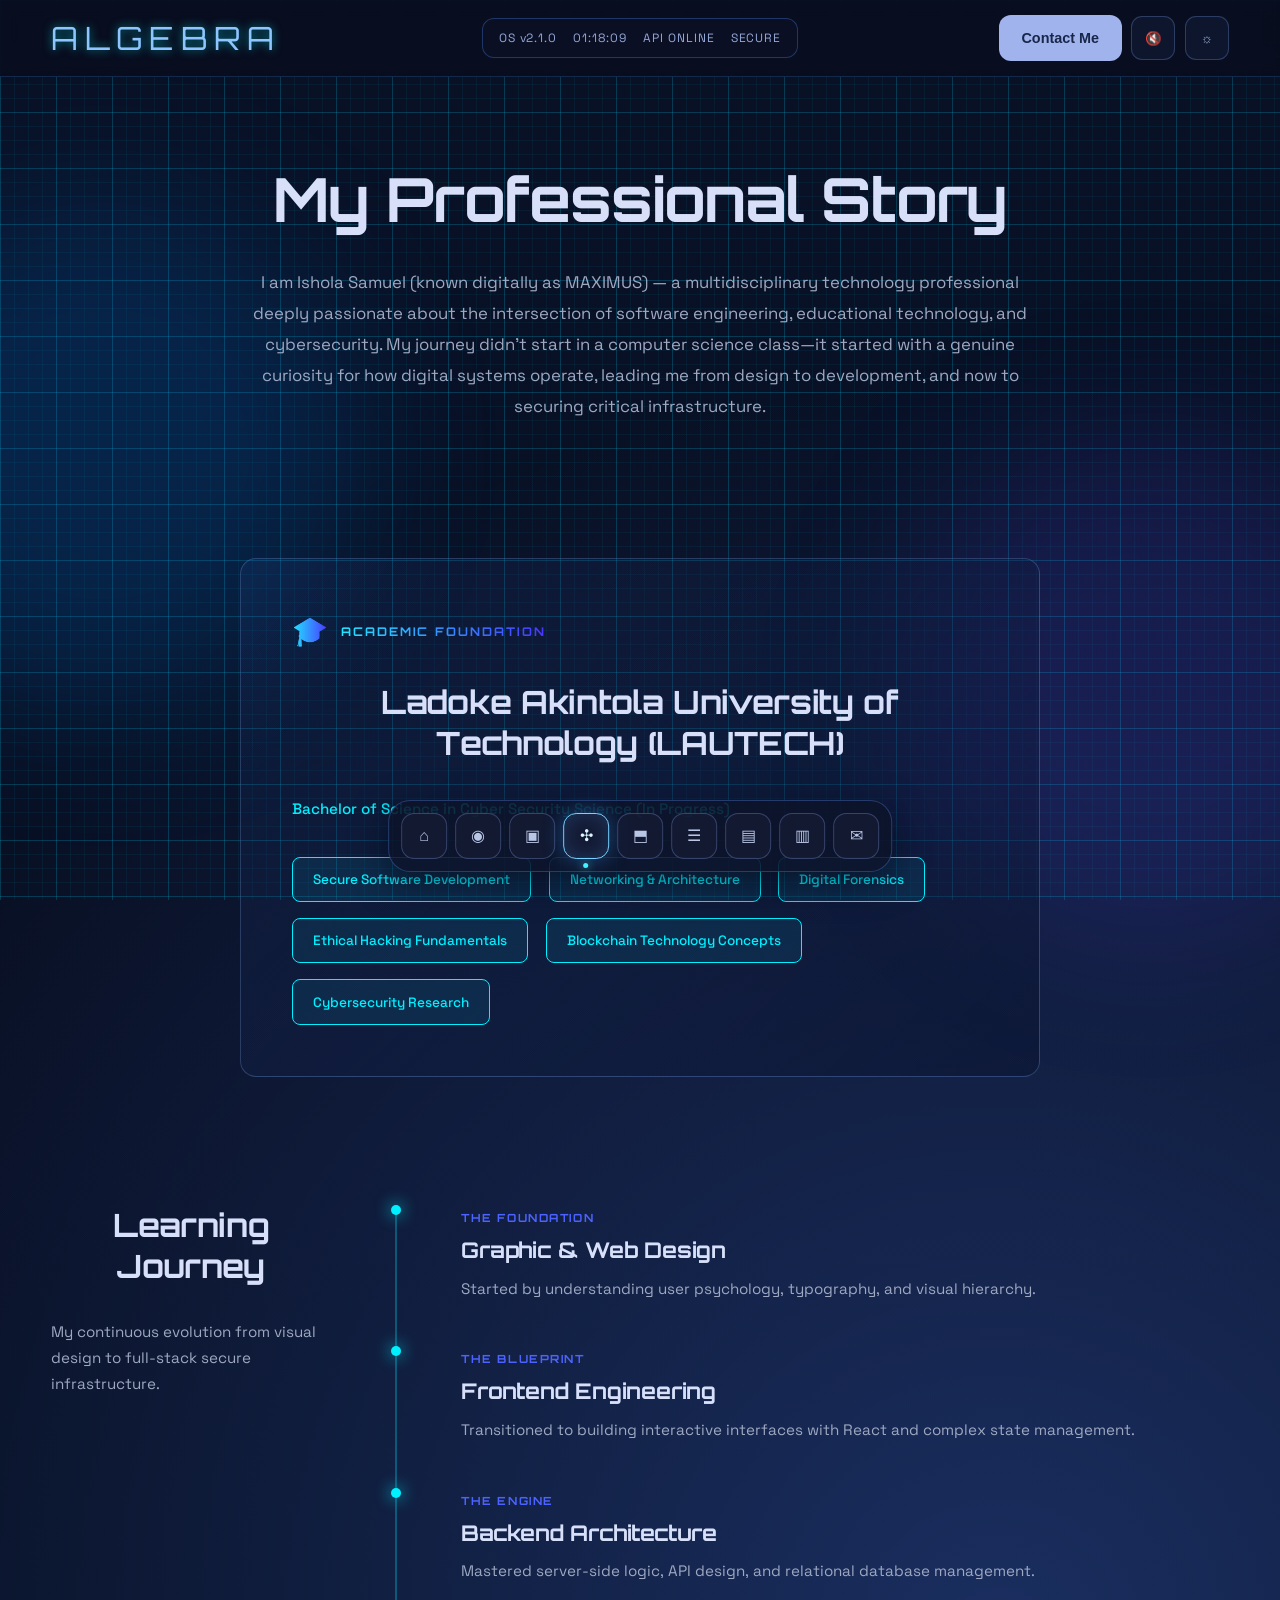
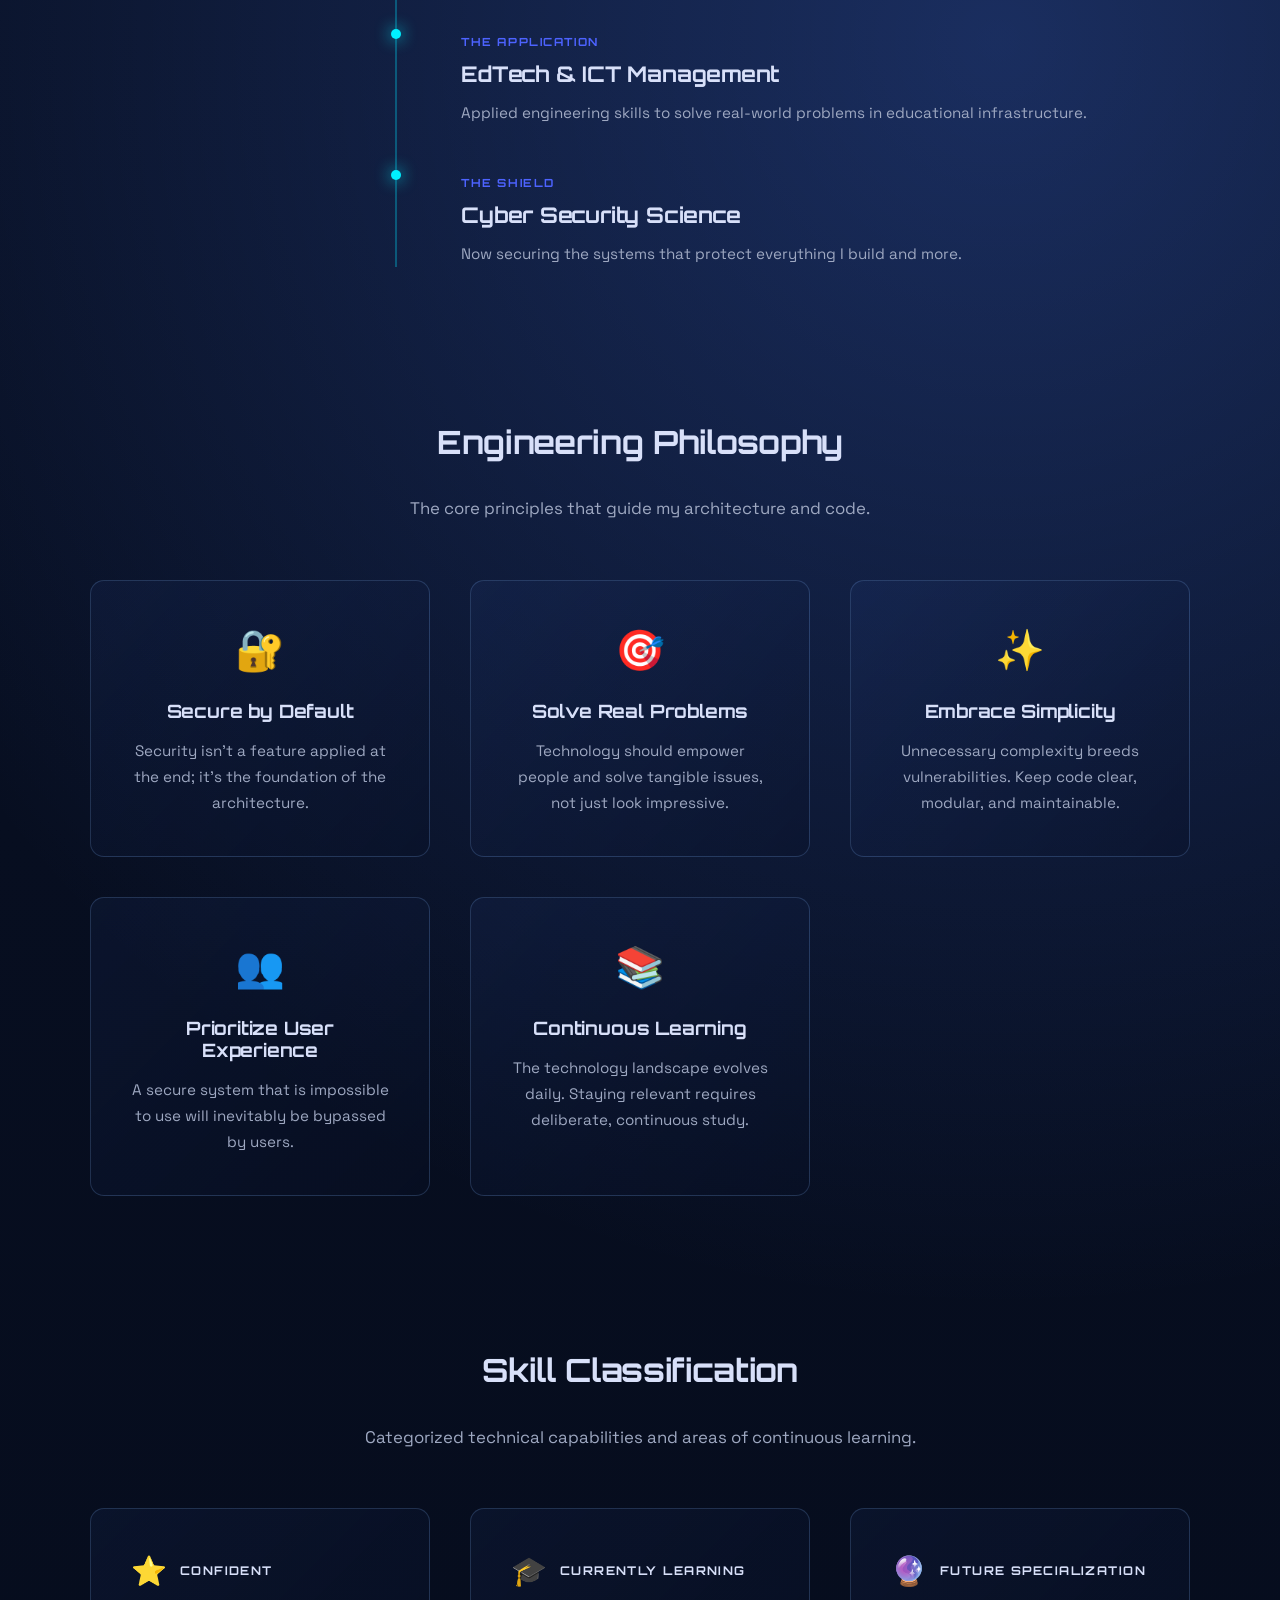
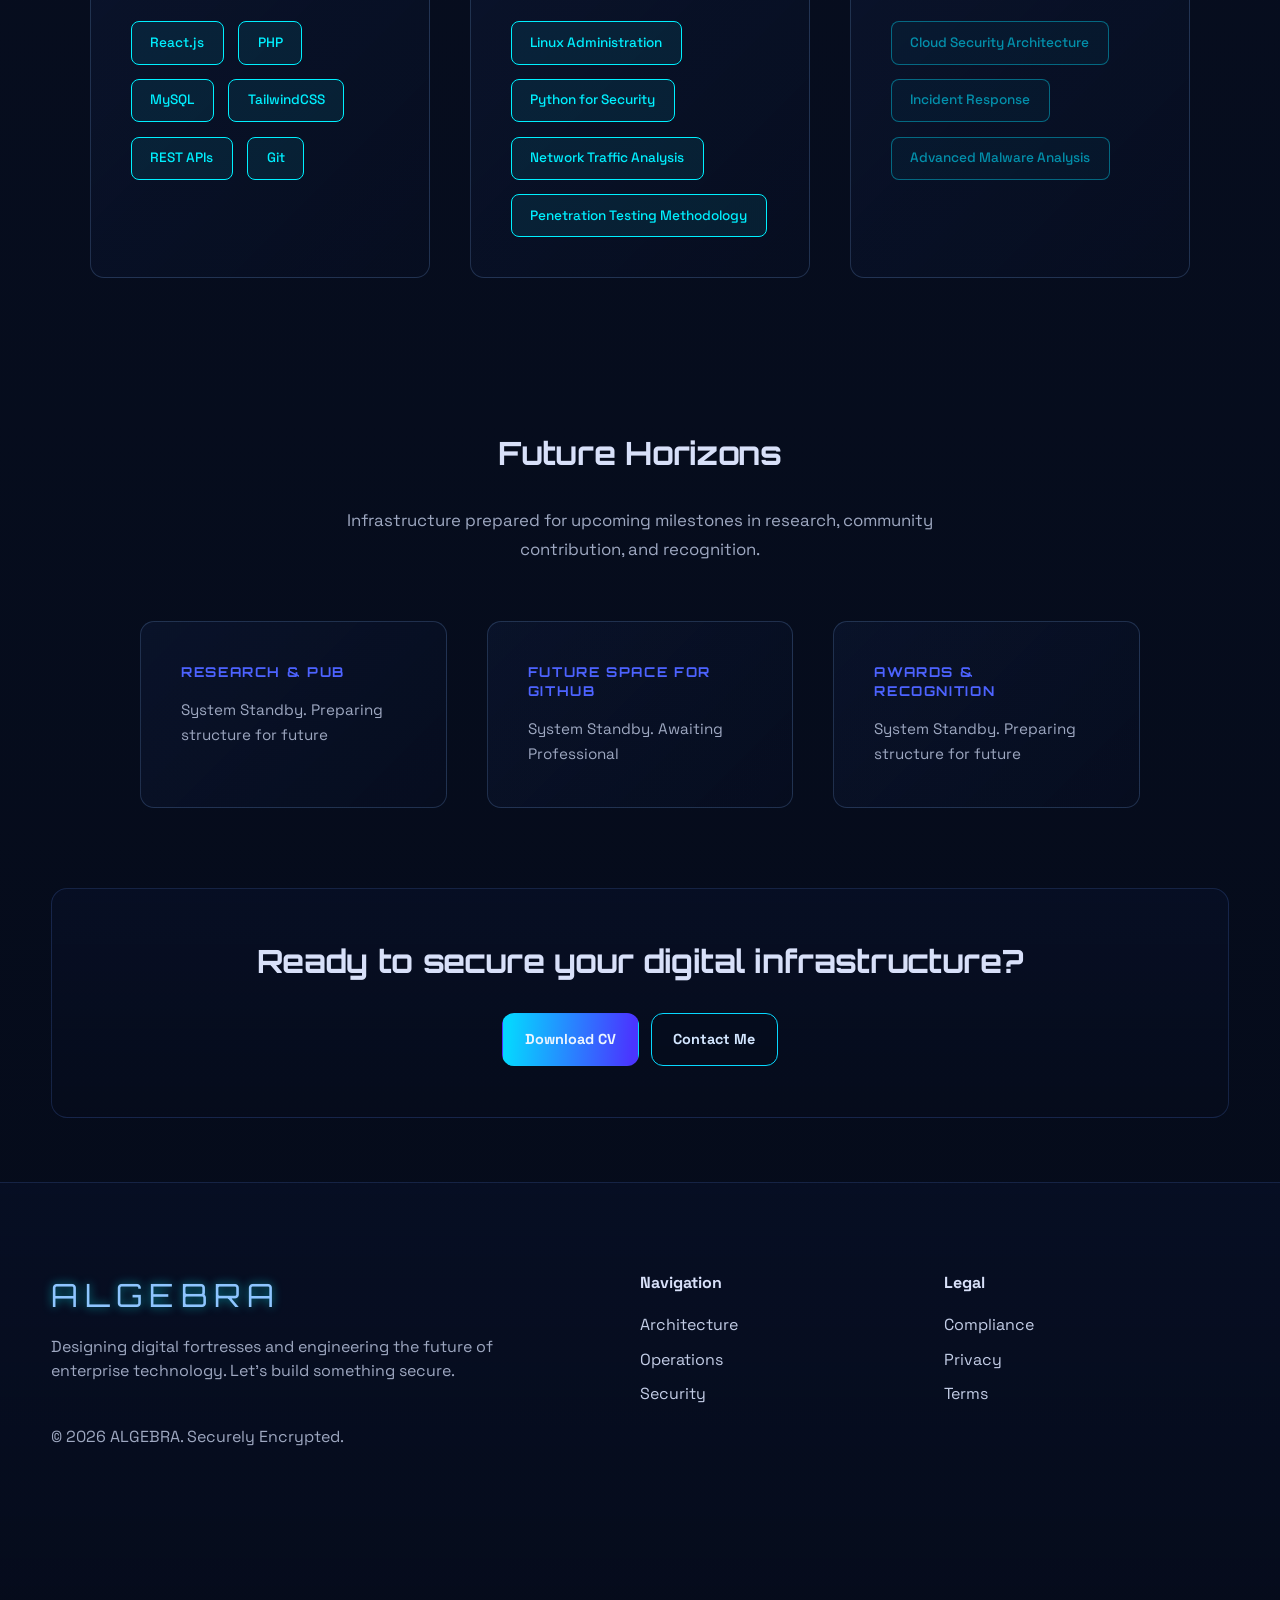
<file: experience.html>
<!DOCTYPE html>
<html lang="en">
  <head>
    <meta charset="UTF-8" />
    <meta name="viewport" content="width=device-width, initial-scale=1.0" />
    <title>ALGEBRA | Experience</title>
    <link rel="preconnect" href="https://fonts.googleapis.com" />
    <link rel="preconnect" href="https://fonts.gstatic.com" crossorigin />
    <link href="https://fonts.googleapis.com/css2?family=Orbitron:wght@500;700&family=Space+Grotesk:wght@400;500;700&display=swap" rel="stylesheet" />
    <link rel="stylesheet" href="styles.css" />
  </head>
  <body>
    <div class="grid-bg"></div>
    <div class="ambient-glow glow-left"></div>
    <div class="ambient-glow glow-right"></div>

    <header class="topbar">
      <div class="container topbar-inner">
        <a class="logo" href="index.html">ALGEBRA</a>
        <div class="status-panel">
          <span>OS v2.1.0</span>
          <span id="clock">10:44:26</span>
          <span>API ONLINE</span>
          <span>SECURE</span>
        </div>
        <div class="topbar-actions">
          <button class="btn btn-soft" type="button">Contact Me</button>
          <button class="icon-btn" type="button" aria-label="Sound"><span>🔇</span></button>
          <button class="icon-btn" type="button" aria-label="Theme"><span>☼</span></button>
        </div>
      </div>
    </header>

    <main class="experience-main">
      <section class="experience-hero section">
        <div class="container">
          <h1>My Professional Story</h1>
          <p>
            I am Ishola Samuel (known digitally as MAXIMUS) — a multidisciplinary technology professional
            deeply passionate about the intersection of software engineering, educational technology, and
            cybersecurity. My journey didn't start in a computer science class—it started with a genuine curiosity
            for how digital systems operate, leading me from design to development, and now to securing critical
            infrastructure.
          </p>
        </div>
      </section>

      <section class="experience-section section exp-academic-section">
        <div class="container">
          <div class="exp-card-block">
            <div class="exp-card-label-with-icon">
              <span class="exp-card-icon">🎓</span>
              <span class="exp-card-label-text">Academic Foundation</span>
            </div>
            <h2>Ladoke Akintola University of Technology (LAUTECH)</h2>
            <p class="exp-degree">Bachelor of Science in Cyber Security Science (In Progress)</p>
            <div class="exp-skills">
              <span>Secure Software Development</span>
              <span>Networking & Architecture</span>
              <span>Digital Forensics</span>
              <span>Ethical Hacking Fundamentals</span>
              <span>Blockchain Technology Concepts</span>
              <span>Cybersecurity Research</span>
            </div>
          </div>
        </div>
      </section>

      <section class="experience-section section">
        <div class="container">
          <div class="exp-timeline-layout">
            <aside class="exp-timeline-sidebar">
              <h2>Learning Journey</h2>
              <p>My continuous evolution from visual design to full-stack secure infrastructure.</p>
            </aside>
            <div class="exp-timeline-main">
              <div class="exp-milestone">
                <span class="exp-phase-label">The Foundation</span>
                <h3>Graphic & Web Design</h3>
                <p>Started by understanding user psychology, typography, and visual hierarchy.</p>
              </div>
              <div class="exp-milestone">
                <span class="exp-phase-label">The Blueprint</span>
                <h3>Frontend Engineering</h3>
                <p>Transitioned to building interactive interfaces with React and complex state management.</p>
              </div>
              <div class="exp-milestone">
                <span class="exp-phase-label">The Engine</span>
                <h3>Backend Architecture</h3>
                <p>Mastered server-side logic, API design, and relational database management.</p>
              </div>
              <div class="exp-milestone">
                <span class="exp-phase-label">The Application</span>
                <h3>EdTech & ICT Management</h3>
                <p>Applied engineering skills to solve real-world problems in educational infrastructure.</p>
              </div>
              <div class="exp-milestone">
                <span class="exp-phase-label">The Shield</span>
                <h3>Cyber Security Science</h3>
                <p>Now securing the systems that protect everything I build and more.</p>
              </div>
            </div>
          </div>
        </div>
      </section>

      <section class="experience-section section">
        <div class="container">
          <h2>Engineering Philosophy</h2>
          <p class="exp-philosophy-intro">The core principles that guide my architecture and code.</p>
          <div class="exp-philosophy-grid">
            <div class="exp-principle">
              <div class="principle-icon">🔐</div>
              <h3>Secure by Default</h3>
              <p>Security isn't a feature applied at the end; it's the foundation of the architecture.</p>
            </div>
            <div class="exp-principle">
              <div class="principle-icon">🎯</div>
              <h3>Solve Real Problems</h3>
              <p>Technology should empower people and solve tangible issues, not just look impressive.</p>
            </div>
            <div class="exp-principle">
              <div class="principle-icon">✨</div>
              <h3>Embrace Simplicity</h3>
              <p>Unnecessary complexity breeds vulnerabilities. Keep code clear, modular, and maintainable.</p>
            </div>
            <div class="exp-principle">
              <div class="principle-icon">👥</div>
              <h3>Prioritize User Experience</h3>
              <p>A secure system that is impossible to use will inevitably be bypassed by users.</p>
            </div>
            <div class="exp-principle">
              <div class="principle-icon">📚</div>
              <h3>Continuous Learning</h3>
              <p>The technology landscape evolves daily. Staying relevant requires deliberate, continuous study.</p>
            </div>
          </div>
        </div>
      </section>

      <section class="experience-section section">
        <div class="container">
          <h2>Skill Classification</h2>
          <p class="exp-skills-intro">Categorized technical capabilities and areas of continuous learning.</p>
          <div class="exp-skills-grid">
            <div class="exp-skill-panel confident">
              <div class="skill-panel-header">
                <span class="skill-icon">⭐</span>
                <span class="skill-label">CONFIDENT</span>
              </div>
              <div class="skill-items">
                <span class="skill-tag">React.js</span>
                <span class="skill-tag">PHP</span>
                <span class="skill-tag">MySQL</span>
                <span class="skill-tag">TailwindCSS</span>
                <span class="skill-tag">REST APIs</span>
                <span class="skill-tag">Git</span>
              </div>
            </div>
            <div class="exp-skill-panel learning">
              <div class="skill-panel-header">
                <span class="skill-icon">🎓</span>
                <span class="skill-label">CURRENTLY LEARNING</span>
              </div>
              <div class="skill-items">
                <span class="skill-tag">Linux Administration</span>
                <span class="skill-tag">Python for Security</span>
                <span class="skill-tag">Network Traffic Analysis</span>
                <span class="skill-tag">Penetration Testing Methodology</span>
              </div>
            </div>
            <div class="exp-skill-panel future">
              <div class="skill-panel-header">
                <span class="skill-icon">🔮</span>
                <span class="skill-label">FUTURE SPECIALIZATION</span>
              </div>
              <div class="skill-items">
                <span class="skill-tag-faded">Cloud Security Architecture</span>
                <span class="skill-tag-faded">Incident Response</span>
                <span class="skill-tag-faded">Advanced Malware Analysis</span>
              </div>
            </div>
          </div>
        </div>
      </section>

      <section class="experience-section section">
        <div class="container">
          <h2>Future Horizons</h2>
          <p class="exp-future-intro">
            Infrastructure prepared for upcoming milestones in research, community contribution, and recognition.
          </p>
          <div class="exp-future-grid">
            <div class="exp-future-item">
              <span class="future-label">Research & Pub</span>
              <p>System Standby. Preparing structure for future</p>
            </div>
            <div class="exp-future-item">
              <span class="future-label">Future Space for Github</span>
              <p>System Standby. Awaiting Professional</p>
            </div>
            <div class="exp-future-item">
              <span class="future-label">Awards & Recognition</span>
              <p>System Standby. Preparing structure for future</p>
            </div>
          </div>
        </div>
      </section>

      <section class="experience-cta section">
        <div class="container">
          <div class="experience-cta-panel">
            <h2>Ready to secure your digital infrastructure?</h2>
            <div class="hero-cta experience-cta-actions">
              <a class="btn btn-primary" href="My-CV.pdf" download>Download CV</a>
              <a class="btn btn-outline" href="contact.html">Contact Me</a>
            </div>
          </div>
        </div>
      </section>
    </main>

    <footer id="contact" class="section footer-section">
      <div class="container footer-grid">
        <div>
          <a class="logo" href="index.html">ALGEBRA</a>
          <p>
            Designing digital fortresses and engineering the future of enterprise technology.
            Let's build something secure.
          </p>
          <p class="copyright">&copy; 2026 ALGEBRA. Securely Encrypted.</p>
        </div>

        <div class="footer-links">
          <h4>Navigation</h4>
          <a href="about.html">Architecture</a>
          <a href="projects.html">Operations</a>
          <a href="services.html">Security</a>
        </div>

        <div class="footer-links">
          <h4>Legal</h4>
          <a href="#">Compliance</a>
          <a href="#">Privacy</a>
          <a href="#">Terms</a>
        </div>
      </div>
    </footer>

    <nav class="dock" aria-label="Quick Navigation">
      <a href="index.html" aria-label="Home"><span class="dock-icon">⌂</span></a>
      <a href="about.html" aria-label="About"><span class="dock-icon">◉</span></a>
      <a href="projects.html" aria-label="Projects"><span class="dock-icon">▣</span></a>
      <a href="experience.html" class="active" aria-label="Experience"><span class="dock-icon">✣</span></a>
      <a href="services.html" aria-label="Services"><span class="dock-icon">⬒</span></a>
      <a href="cyber-command.html" aria-label="Cyber Command"><span class="dock-icon">☰</span></a>
      <a href="transmission.html" aria-label="Transmission"><span class="dock-icon">▤</span></a>
      <a href="resume.html" aria-label="Resume"><span class="dock-icon">▥</span></a>
      <a href="contact.html" aria-label="Contact"><span class="dock-icon">✉</span></a>
    </nav>

    <script src="script.js"></script>
  </body>
</html>
</file>
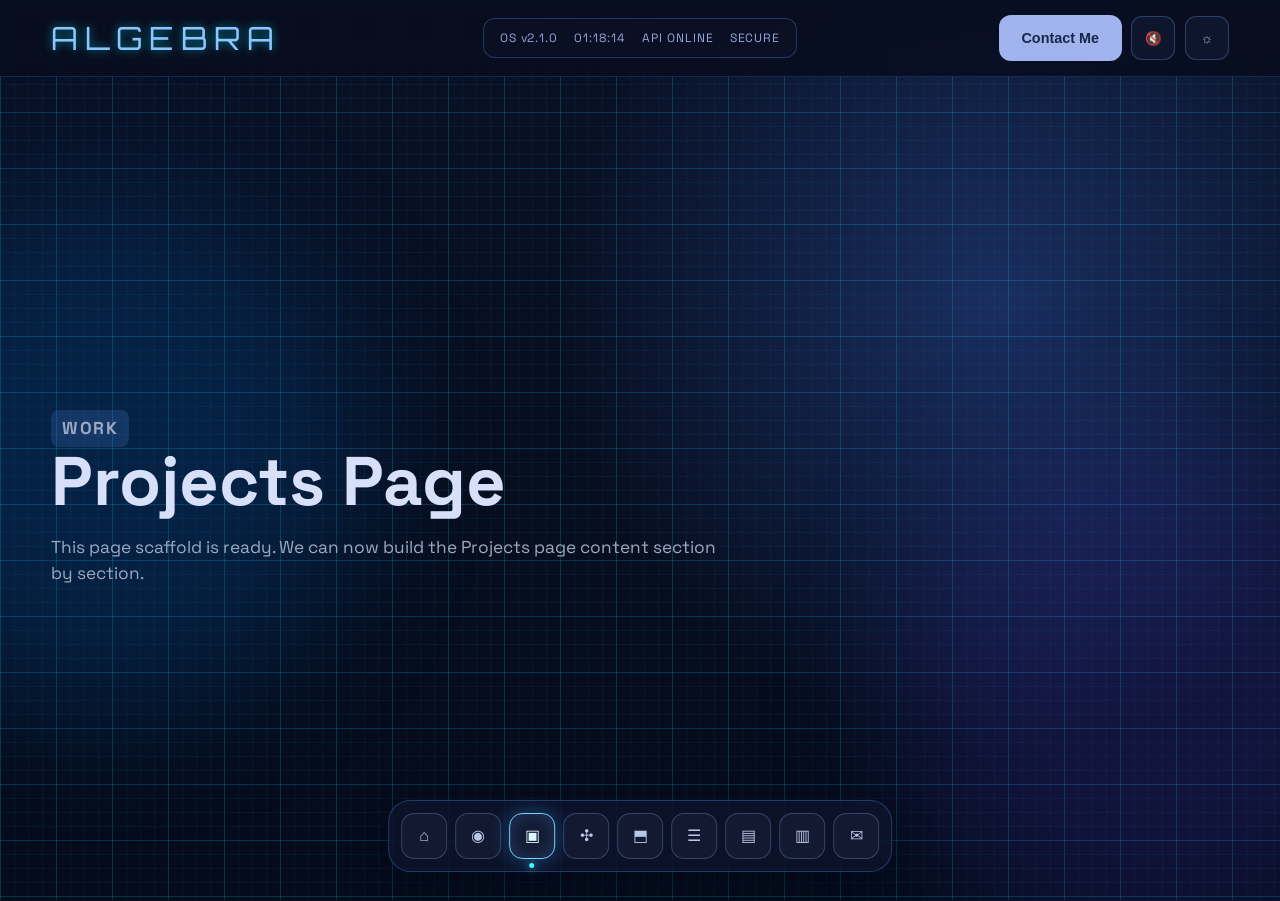
<file: projects.html>
<!DOCTYPE html>
<html lang="en">
  <head>
    <meta charset="UTF-8" />
    <meta name="viewport" content="width=device-width, initial-scale=1.0" />
    <title>ALGEBRA | Projects</title>
    <link rel="preconnect" href="https://fonts.googleapis.com" />
    <link rel="preconnect" href="https://fonts.gstatic.com" crossorigin />
    <link href="https://fonts.googleapis.com/css2?family=Orbitron:wght@500;700&family=Space+Grotesk:wght@400;500;700&display=swap" rel="stylesheet" />
    <link rel="stylesheet" href="styles.css" />
  </head>
  <body>
    <div class="grid-bg"></div>
    <div class="ambient-glow glow-left"></div>
    <div class="ambient-glow glow-right"></div>

    <header class="topbar">
      <div class="container topbar-inner">
        <a class="logo" href="index.html">ALGEBRA</a>
        <div class="status-panel">
          <span>OS v2.1.0</span>
          <span id="clock">10:44:26</span>
          <span>API ONLINE</span>
          <span>SECURE</span>
        </div>
        <div class="topbar-actions">
          <button class="btn btn-soft" type="button">Contact Me</button>
          <button class="icon-btn" type="button" aria-label="Sound"><span>🔇</span></button>
          <button class="icon-btn" type="button" aria-label="Theme"><span>☼</span></button>
        </div>
      </div>
    </header>

    <main class="page-shell">
      <section class="section page-title-block">
        <div class="container">
          <p class="eyebrow">WORK</p>
          <h1>Projects Page</h1>
          <p>This page scaffold is ready. We can now build the Projects page content section by section.</p>
        </div>
      </section>
    </main>

    <nav class="dock" aria-label="Quick Navigation">
      <a href="index.html" aria-label="Home"><span class="dock-icon">⌂</span></a>
      <a href="about.html" aria-label="About"><span class="dock-icon">◉</span></a>
      <a href="projects.html" class="active" aria-label="Projects"><span class="dock-icon">▣</span></a>
      <a href="experience.html" aria-label="Experience"><span class="dock-icon">✣</span></a>
      <a href="services.html" aria-label="Services"><span class="dock-icon">⬒</span></a>
      <a href="cyber-command.html" aria-label="Cyber Command"><span class="dock-icon">☰</span></a>
      <a href="transmission.html" aria-label="Transmission"><span class="dock-icon">▤</span></a>
      <a href="resume.html" aria-label="Resume"><span class="dock-icon">▥</span></a>
      <a href="contact.html" aria-label="Contact"><span class="dock-icon">✉</span></a>
    </nav>

    <script src="script.js"></script>
  </body>
</html>
</file>
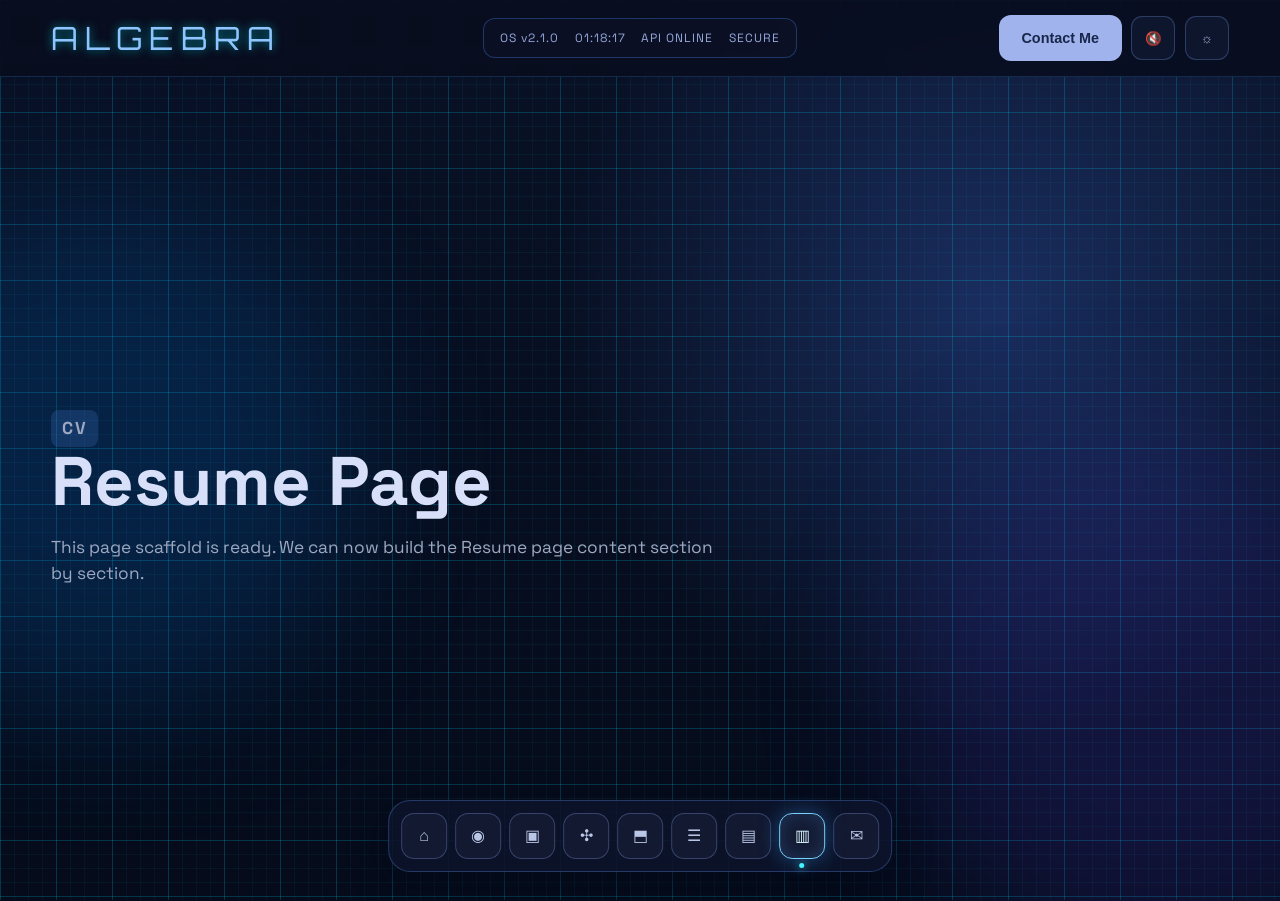
<file: resume.html>
<!DOCTYPE html>
<html lang="en">
  <head>
    <meta charset="UTF-8" />
    <meta name="viewport" content="width=device-width, initial-scale=1.0" />
    <title>ALGEBRA | Resume</title>
    <link rel="preconnect" href="https://fonts.googleapis.com" />
    <link rel="preconnect" href="https://fonts.gstatic.com" crossorigin />
    <link href="https://fonts.googleapis.com/css2?family=Orbitron:wght@500;700&family=Space+Grotesk:wght@400;500;700&display=swap" rel="stylesheet" />
    <link rel="stylesheet" href="styles.css" />
  </head>
  <body>
    <div class="grid-bg"></div>
    <div class="ambient-glow glow-left"></div>
    <div class="ambient-glow glow-right"></div>

    <header class="topbar">
      <div class="container topbar-inner">
        <a class="logo" href="index.html">ALGEBRA</a>
        <div class="status-panel">
          <span>OS v2.1.0</span>
          <span id="clock">10:44:26</span>
          <span>API ONLINE</span>
          <span>SECURE</span>
        </div>
        <div class="topbar-actions">
          <button class="btn btn-soft" type="button">Contact Me</button>
          <button class="icon-btn" type="button" aria-label="Sound"><span>🔇</span></button>
          <button class="icon-btn" type="button" aria-label="Theme"><span>☼</span></button>
        </div>
      </div>
    </header>

    <main class="page-shell">
      <section class="section page-title-block">
        <div class="container">
          <p class="eyebrow">CV</p>
          <h1>Resume Page</h1>
          <p>This page scaffold is ready. We can now build the Resume page content section by section.</p>
        </div>
      </section>
    </main>

    <nav class="dock" aria-label="Quick Navigation">
      <a href="index.html" aria-label="Home"><span class="dock-icon">⌂</span></a>
      <a href="about.html" aria-label="About"><span class="dock-icon">◉</span></a>
      <a href="projects.html" aria-label="Projects"><span class="dock-icon">▣</span></a>
      <a href="experience.html" aria-label="Experience"><span class="dock-icon">✣</span></a>
      <a href="services.html" aria-label="Services"><span class="dock-icon">⬒</span></a>
      <a href="cyber-command.html" aria-label="Cyber Command"><span class="dock-icon">☰</span></a>
      <a href="transmission.html" aria-label="Transmission"><span class="dock-icon">▤</span></a>
      <a href="resume.html" class="active" aria-label="Resume"><span class="dock-icon">▥</span></a>
      <a href="contact.html" aria-label="Contact"><span class="dock-icon">✉</span></a>
    </nav>

    <script src="script.js"></script>
  </body>
</html>
</file>
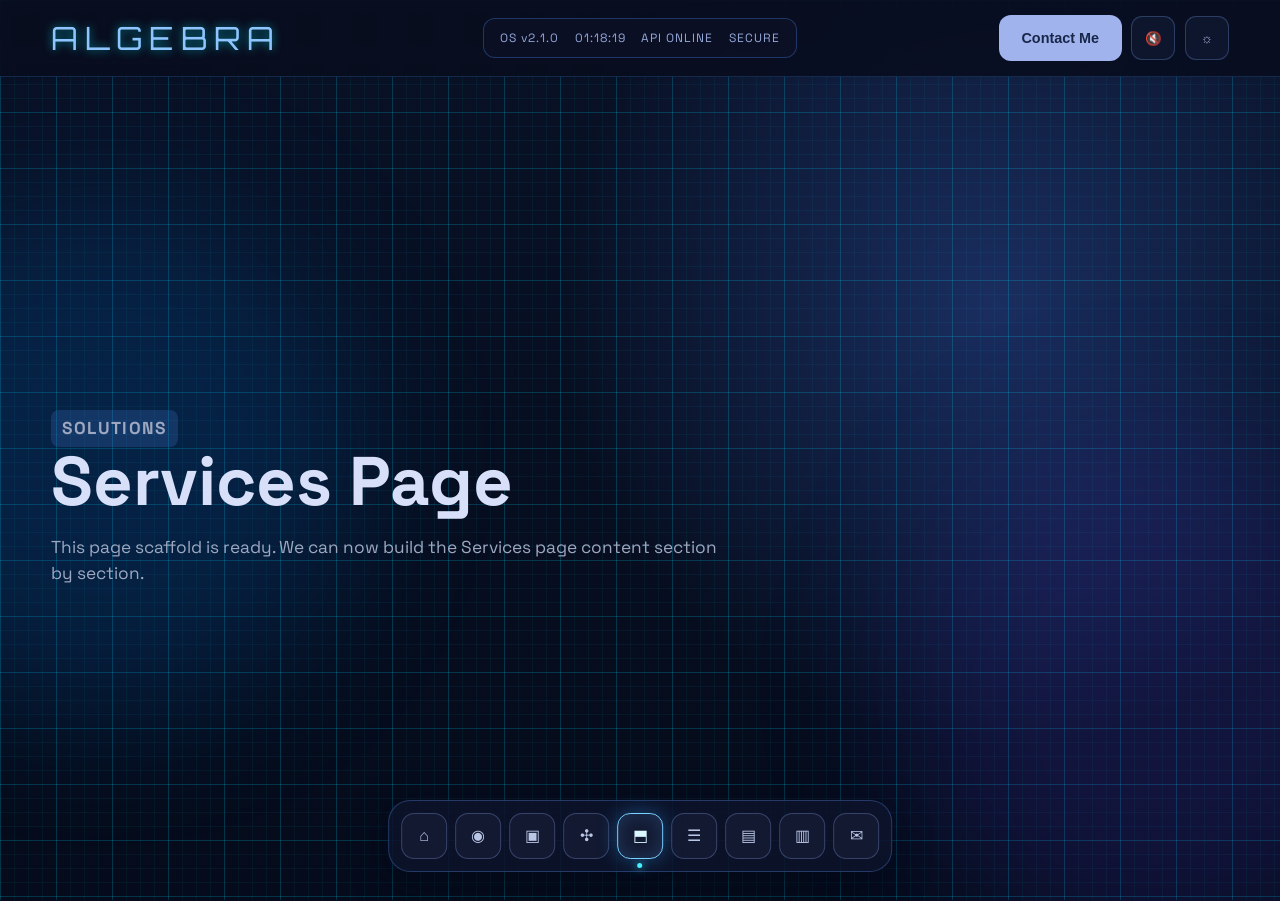
<file: services.html>
<!DOCTYPE html>
<html lang="en">
  <head>
    <meta charset="UTF-8" />
    <meta name="viewport" content="width=device-width, initial-scale=1.0" />
    <title>ALGEBRA | Services</title>
    <link rel="preconnect" href="https://fonts.googleapis.com" />
    <link rel="preconnect" href="https://fonts.gstatic.com" crossorigin />
    <link href="https://fonts.googleapis.com/css2?family=Orbitron:wght@500;700&family=Space+Grotesk:wght@400;500;700&display=swap" rel="stylesheet" />
    <link rel="stylesheet" href="styles.css" />
  </head>
  <body>
    <div class="grid-bg"></div>
    <div class="ambient-glow glow-left"></div>
    <div class="ambient-glow glow-right"></div>

    <header class="topbar">
      <div class="container topbar-inner">
        <a class="logo" href="index.html">ALGEBRA</a>
        <div class="status-panel">
          <span>OS v2.1.0</span>
          <span id="clock">10:44:26</span>
          <span>API ONLINE</span>
          <span>SECURE</span>
        </div>
        <div class="topbar-actions">
          <button class="btn btn-soft" type="button">Contact Me</button>
          <button class="icon-btn" type="button" aria-label="Sound"><span>🔇</span></button>
          <button class="icon-btn" type="button" aria-label="Theme"><span>☼</span></button>
        </div>
      </div>
    </header>

    <main class="page-shell">
      <section class="section page-title-block">
        <div class="container">
          <p class="eyebrow">SOLUTIONS</p>
          <h1>Services Page</h1>
          <p>This page scaffold is ready. We can now build the Services page content section by section.</p>
        </div>
      </section>
    </main>

    <nav class="dock" aria-label="Quick Navigation">
      <a href="index.html" aria-label="Home"><span class="dock-icon">⌂</span></a>
      <a href="about.html" aria-label="About"><span class="dock-icon">◉</span></a>
      <a href="projects.html" aria-label="Projects"><span class="dock-icon">▣</span></a>
      <a href="experience.html" aria-label="Experience"><span class="dock-icon">✣</span></a>
      <a href="services.html" class="active" aria-label="Services"><span class="dock-icon">⬒</span></a>
      <a href="cyber-command.html" aria-label="Cyber Command"><span class="dock-icon">☰</span></a>
      <a href="transmission.html" aria-label="Transmission"><span class="dock-icon">▤</span></a>
      <a href="resume.html" aria-label="Resume"><span class="dock-icon">▥</span></a>
      <a href="contact.html" aria-label="Contact"><span class="dock-icon">✉</span></a>
    </nav>

    <script src="script.js"></script>
  </body>
</html>
</file>
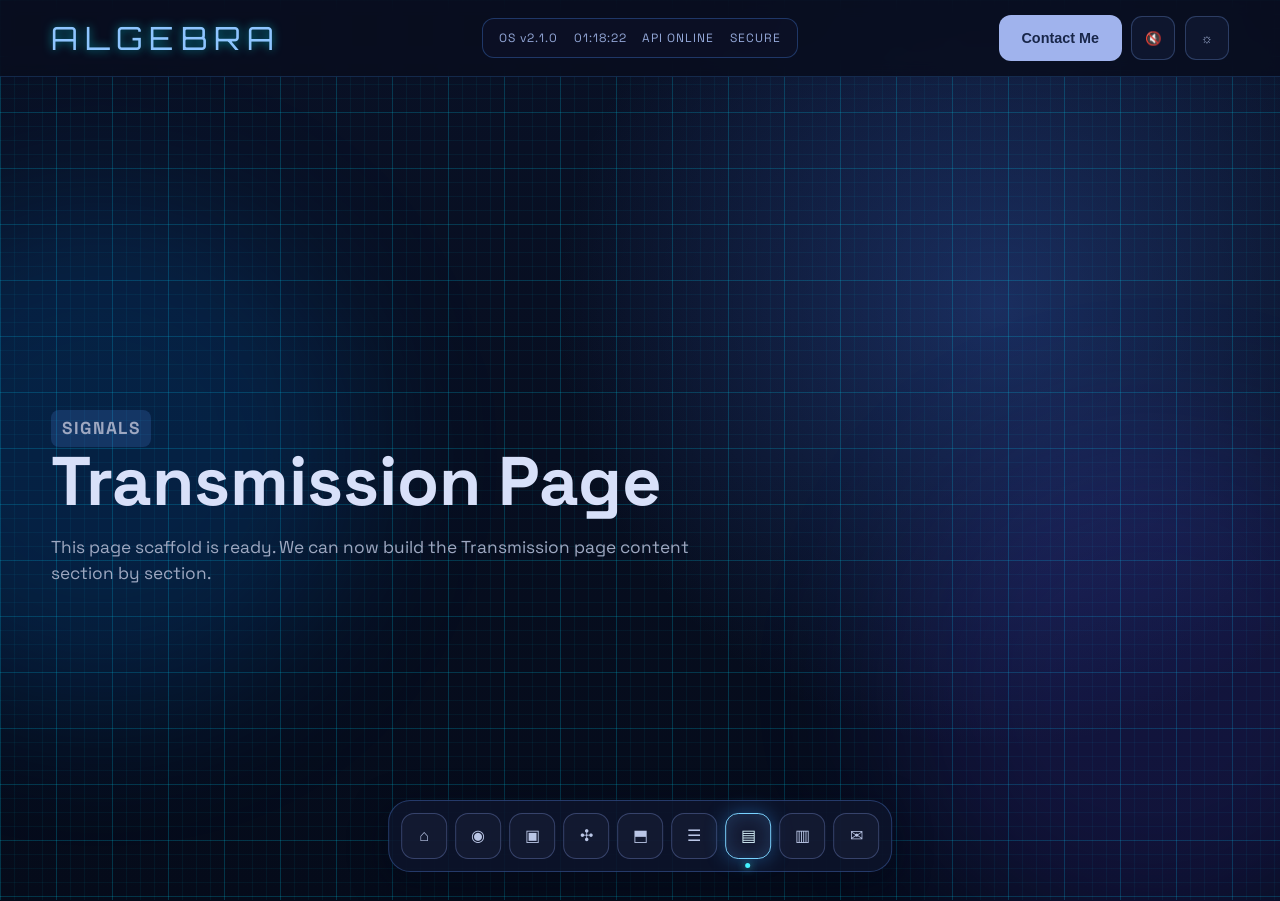
<file: transmission.html>
<!DOCTYPE html>
<html lang="en">
  <head>
    <meta charset="UTF-8" />
    <meta name="viewport" content="width=device-width, initial-scale=1.0" />
    <title>ALGEBRA | Transmission</title>
    <link rel="preconnect" href="https://fonts.googleapis.com" />
    <link rel="preconnect" href="https://fonts.gstatic.com" crossorigin />
    <link href="https://fonts.googleapis.com/css2?family=Orbitron:wght@500;700&family=Space+Grotesk:wght@400;500;700&display=swap" rel="stylesheet" />
    <link rel="stylesheet" href="styles.css" />
  </head>
  <body>
    <div class="grid-bg"></div>
    <div class="ambient-glow glow-left"></div>
    <div class="ambient-glow glow-right"></div>

    <header class="topbar">
      <div class="container topbar-inner">
        <a class="logo" href="index.html">ALGEBRA</a>
        <div class="status-panel">
          <span>OS v2.1.0</span>
          <span id="clock">10:44:26</span>
          <span>API ONLINE</span>
          <span>SECURE</span>
        </div>
        <div class="topbar-actions">
          <button class="btn btn-soft" type="button">Contact Me</button>
          <button class="icon-btn" type="button" aria-label="Sound"><span>🔇</span></button>
          <button class="icon-btn" type="button" aria-label="Theme"><span>☼</span></button>
        </div>
      </div>
    </header>

    <main class="page-shell">
      <section class="section page-title-block">
        <div class="container">
          <p class="eyebrow">SIGNALS</p>
          <h1>Transmission Page</h1>
          <p>This page scaffold is ready. We can now build the Transmission page content section by section.</p>
        </div>
      </section>
    </main>

    <nav class="dock" aria-label="Quick Navigation">
      <a href="index.html" aria-label="Home"><span class="dock-icon">⌂</span></a>
      <a href="about.html" aria-label="About"><span class="dock-icon">◉</span></a>
      <a href="projects.html" aria-label="Projects"><span class="dock-icon">▣</span></a>
      <a href="experience.html" aria-label="Experience"><span class="dock-icon">✣</span></a>
      <a href="services.html" aria-label="Services"><span class="dock-icon">⬒</span></a>
      <a href="cyber-command.html" aria-label="Cyber Command"><span class="dock-icon">☰</span></a>
      <a href="transmission.html" class="active" aria-label="Transmission"><span class="dock-icon">▤</span></a>
      <a href="resume.html" aria-label="Resume"><span class="dock-icon">▥</span></a>
      <a href="contact.html" aria-label="Contact"><span class="dock-icon">✉</span></a>
    </nav>

    <script src="script.js"></script>
  </body>
</html>
</file>
<file: styles.css>
:root {
  --bg-0: #060d1f;
  --bg-1: #0a1228;
  --bg-2: #0e1833;
  --line: rgba(0, 224, 255, 0.22);
  --line-soft: rgba(0, 224, 255, 0.08);
  --text: #d8e0f9;
  --muted: #9ea8c1;
  --cyan: #00f0ff;
  --cyan-soft: #00d9ff;
  --indigo: #4d63ff;
  --glass: rgba(14, 20, 41, 0.74);
  --glass-border: rgba(134, 183, 255, 0.2);
}

* {
  box-sizing: border-box;
}

html,
body {
  margin: 0;
  padding: 0;
}

html {
  scroll-behavior: smooth;
}

body {
  font-family: "Space Grotesk", sans-serif;
  color: var(--text);
  background:
    radial-gradient(circle at 78% 34%, rgba(74, 126, 255, 0.28) 0%, rgba(8, 14, 32, 0) 38%),
    linear-gradient(180deg, #091126 0%, #050b1a 100%);
  min-height: 100vh;
  line-height: 1.5;
  overflow-x: hidden;
}

a {
  color: inherit;
  text-decoration: none;
}

.grid-bg {
  position: fixed;
  inset: 0;
  pointer-events: none;
  z-index: -4;
  background-image:
    linear-gradient(to right, var(--line) 1px, transparent 1px),
    linear-gradient(to bottom, var(--line) 1px, transparent 1px),
    linear-gradient(to right, var(--line-soft) 1px, transparent 1px),
    linear-gradient(to bottom, var(--line-soft) 1px, transparent 1px);
  background-size:
    56px 56px,
    56px 56px,
    14px 14px,
    14px 14px;
  opacity: 0.72;
}

.ambient-glow {
  position: fixed;
  width: 40vw;
  height: 40vw;
  border-radius: 50%;
  filter: blur(70px);
  pointer-events: none;
  z-index: -3;
}

.glow-left {
  left: -12vw;
  top: 22vh;
  background: rgba(0, 140, 255, 0.16);
}

.glow-right {
  right: -10vw;
  top: 48vh;
  background: rgba(95, 76, 255, 0.14);
}

.container {
  width: min(1280px, 92vw);
  margin: 0 auto;
}

.section {
  padding: 5.5rem 0;
}

.topbar {
  position: sticky;
  top: 0;
  z-index: 30;
  background: rgba(8, 13, 30, 0.88);
  border-bottom: 1px solid rgba(65, 157, 255, 0.2);
  backdrop-filter: blur(8px);
}

.topbar-inner {
  min-height: 76px;
  display: grid;
  grid-template-columns: 1fr auto 1fr;
  align-items: center;
  gap: 1rem;
}

.logo {
  font-family: "Orbitron", sans-serif;
  font-size: 2rem;
  letter-spacing: 0.2em;
  color: #8ec5ff;
  text-shadow: 0 0 10px rgba(0, 242, 255, 0.6);
}

.status-panel {
  display: inline-flex;
  align-items: center;
  gap: 1rem;
  padding: 0.6rem 1rem;
  border: 1px solid rgba(79, 150, 255, 0.3);
  border-radius: 12px;
  background: rgba(14, 18, 41, 0.7);
  color: #93a7d7;
  font-size: 0.75rem;
  letter-spacing: 0.08em;
}

.topbar-actions {
  justify-self: end;
  display: flex;
  align-items: center;
  gap: 0.6rem;
}

.btn {
  border: 1px solid transparent;
  border-radius: 12px;
  font-weight: 700;
  font-size: 0.9rem;
  padding: 0.9rem 1.35rem;
  transition: 180ms ease;
}

.btn:hover {
  transform: translateY(-1px);
}

.btn-soft {
  background: rgba(173, 194, 255, 0.92);
  color: #182649;
}

.icon-btn {
  width: 44px;
  height: 44px;
  border: 1px solid rgba(128, 173, 255, 0.26);
  border-radius: 11px;
  display: grid;
  place-items: center;
  background: rgba(17, 25, 50, 0.8);
  color: #a8b7db;
}

.hero-section {
  min-height: calc(100vh - 76px);
  display: grid;
  align-items: center;
}

.page-shell {
  min-height: calc(100vh - 76px);
  display: grid;
  align-items: center;
}

.page-title-block h1 {
  margin: 0;
  font-size: clamp(2.4rem, 6vw, 4.3rem);
  line-height: 1;
}

.page-title-block p {
  margin: 1.2rem 0 0;
  color: var(--muted);
  max-width: 62ch;
  font-size: 1.08rem;
}

.projects-main {
  padding-bottom: 7.5rem;
}

.projects-archive-grid {
  position: relative;
  min-height: 100vh;
}

.projects-filter {
  min-height: 315px;
  padding: 1.35rem 1.2rem;
  border: 1px solid rgba(125, 173, 255, 0.16);
  border-radius: 22px;
  background: rgba(15, 20, 40, 0.38);
  backdrop-filter: blur(6px);
  position: fixed;
  top: 88px;
  left: max(4vw, calc((100vw - 1280px) / 2));
  width: 230px;
  z-index: 22;
}

.filter-label {
  margin: 0;
  font-size: 1.55rem;
  line-height: 1.05;
  color: #cad5f7;
  font-weight: 700;
}

.filter-subtitle {
  display: block;
  margin-top: 0.35rem;
  color: #8090b1;
  font-size: 0.72rem;
  letter-spacing: 0.12em;
  text-transform: uppercase;
  font-weight: 700;
}

.filter-list {
  margin-top: 1.2rem;
  display: grid;
  gap: 0.7rem;
}

.filter-pill {
  width: 100%;
  min-height: 46px;
  display: flex;
  align-items: center;
  gap: 0.75rem;
  padding: 0.75rem 0.95rem;
  border-radius: 11px;
  border: 1px solid rgba(123, 151, 199, 0.18);
  background: rgba(25, 33, 58, 0.52);
  color: #b9c4de;
  font-size: 0.82rem;
  font-weight: 700;
  text-align: left;
  cursor: default;
  transition: none;
}

.filter-pill.active {
  background: linear-gradient(90deg, #123a8a 0%, #0d2d6b 100%);
  color: #f0f6ff;
  box-shadow: inset 0 0 0 1px rgba(101, 177, 255, 0.16), 0 0 20px rgba(11, 88, 220, 0.18);
}

.filter-pill:hover {
  transform: none;
  border-color: rgba(123, 151, 199, 0.18);
  background: rgba(25, 33, 58, 0.52);
  color: #b9c4de;
}

.projects-archive-content {
  min-width: 0;
  margin-left: calc(230px + 1.75rem);
  width: calc(100% - 230px - 1.75rem);
}

.projects-header {
  text-align: center;
  padding-top: 0.15rem;
}

.projects-header h1 {
  margin: 0;
  font-size: clamp(2.8rem, 5.8vw, 4.75rem);
  line-height: 0.95;
  letter-spacing: -0.04em;
}

.projects-header p {
  margin: 1rem auto 0;
  max-width: 72ch;
  font-size: 1.1rem;
  color: #aeb7ca;
}

.projects-grid-section {
  padding-top: 1rem;
}

.projects-grid {
  display: grid;
  grid-template-columns: repeat(2, minmax(0, 1fr));
  gap: 1.35rem;
  align-items: start;
  margin-top: 1.1rem;
}

.project-showcase {
  min-width: 0;
  border: 1px solid rgba(125, 173, 255, 0.15);
  border-radius: 18px;
  background: rgba(18, 24, 45, 0.62);
  overflow: hidden;
  box-shadow: inset 0 0 0 1px rgba(6, 19, 40, 0.45);
  min-height: 620px;
}

.project-thumb {
  position: relative;
}

.project-thumb img {
  width: 100%;
  height: 255px;
  display: block;
  object-fit: cover;
}

.project-tag {
  position: absolute;
  top: 0.95rem;
  left: 1rem;
  z-index: 2;
  padding: 0.3rem 0.62rem;
  border-radius: 999px;
  border: 1px solid rgba(0, 240, 255, 0.3);
  background: rgba(8, 14, 32, 0.4);
  color: #00f0ff;
  font-size: 0.68rem;
  font-weight: 700;
  letter-spacing: 0.04em;
  text-transform: uppercase;
}

.project-body {
  padding: 1.15rem 1.2rem 1.2rem;
  min-height: 345px;
}

.project-body h2 {
  margin: 0;
  font-size: clamp(1.55rem, 2.55vw, 2.1rem);
  line-height: 1.08;
  letter-spacing: -0.02em;
}

.project-body p {
  margin: 0.8rem 0 0;
  color: #b6bed1;
  font-size: 0.96rem;
  line-height: 1.5;
}

.project-body p strong {
  color: #f1b0a0;
  text-transform: uppercase;
  font-size: 0.8rem;
  letter-spacing: 0.03em;
}

.project-tags {
  display: flex;
  flex-wrap: wrap;
  gap: 0.55rem;
  margin-top: 1rem;
}

.project-showcase {
  min-height: 620px;
}

.project-body {
  min-height: 345px;
}

.project-tags span {
  border: 1px solid rgba(0, 240, 255, 0.32);
  border-radius: 4px;
  padding: 0.3rem 0.52rem;
  color: #00f0ff;
  font-size: 0.74rem;
  font-weight: 700;
}

.project-cta {
  margin-top: 1.25rem;
  display: inline-flex;
  align-items: center;
  justify-content: center;
  min-height: 40px;
  padding: 0 1.2rem;
  border-radius: 10px;
  background: linear-gradient(94deg, #22e6ff 0%, #4a35ff 100%);
  color: #041529;
  font-weight: 700;
  font-size: 0.88rem;
}

.about-main {
  padding-bottom: 7.5rem;
}

.about-hero {
  padding-bottom: 3rem;
  border-bottom: 1px solid rgba(72, 140, 255, 0.2);
}

.about-hero h1 {
  margin: 0;
  display: flex;
  align-items: center;
  gap: 0.7rem;
  font-size: clamp(2rem, 4.2vw, 4rem);
  line-height: 1.05;
  letter-spacing: -0.03em;
}

.title-chip {
  display: inline-grid;
  place-items: center;
  width: 42px;
  height: 42px;
  border-radius: 50%;
  border: 1px solid rgba(0, 241, 255, 0.45);
  color: #00efff;
  box-shadow: 0 0 20px rgba(0, 241, 255, 0.15), inset 0 0 20px rgba(0, 241, 255, 0.12);
}

.about-hero p {
  margin: 1rem 0 0;
  font-size: 1.18rem;
  color: #9fb0cf;
  max-width: 72ch;
}

.about-subnav-wrap {
  position: sticky;
  top: 76px;
  z-index: 20;
  background: rgba(8, 14, 33, 0.82);
  backdrop-filter: blur(8px);
  border-top: 1px solid rgba(72, 140, 255, 0.18);
  border-bottom: 1px solid rgba(72, 140, 255, 0.18);
}

.about-subnav {
  min-height: 62px;
  display: flex;
  align-items: center;
  gap: 0.85rem;
  overflow-x: auto;
  scrollbar-width: none;
}

.about-subnav::-webkit-scrollbar {
  display: none;
}

.about-subnav a {
  display: inline-flex;
  align-items: center;
  justify-content: center;
  white-space: nowrap;
  padding: 0.5rem 1.2rem;
  border-radius: 12px;
  border: 1px solid rgba(131, 158, 212, 0.18);
  background: rgba(29, 38, 67, 0.52);
  color: #b8c7e6;
  font-size: 0.84rem;
  font-weight: 700;
  letter-spacing: 0.02em;
  transition: 180ms ease;
}

.about-subnav a.active,
.about-subnav a:hover {
  border-color: rgba(124, 202, 255, 0.62);
  color: #deeeff;
  box-shadow: inset 0 0 14px rgba(84, 156, 255, 0.18), 0 0 16px rgba(66, 165, 255, 0.22);
}

.about-content {
  padding-top: 3.2rem;
}

.about-content-inner {
  width: min(980px, 92vw);
}

.about-profile-head {
  display: flex;
  align-items: center;
  gap: 1.2rem;
}

.about-profile-head img {
  width: 86px;
  height: 86px;
  border-radius: 12px;
  object-fit: cover;
  border: 1px solid rgba(136, 174, 255, 0.4);
}

.about-profile-head h2 {
  margin: 0;
  font-size: clamp(1.4rem, 2.8vw, 2.3rem);
  line-height: 1;
}

.about-profile-head p {
  margin: 0.35rem 0 0;
  color: #90a6d6;
  font-size: 1rem;
  text-transform: uppercase;
  letter-spacing: 0.06em;
  font-weight: 700;
}

.about-prose {
  margin-top: 1.5rem;
  display: grid;
  gap: 1.3rem;
}

.about-prose p {
  margin: 0;
  color: #aeb7ca;
  font-size: clamp(1.1rem, 2.2vw, 2rem);
  line-height: 1.45;
  font-weight: 500;
}

.subpage-title {
  margin: 0 0 1rem;
  font-size: clamp(1.8rem, 3.6vw, 3rem);
}

.section-head-inline {
  display: flex;
  align-items: center;
  gap: 0.7rem;
  margin-bottom: 1.7rem;
}

.section-head-inline h2,
.engineering-intro h2,
.library-head h2,
.faq-column h2,
.changelog-column h2 {
  margin: 0;
  font-size: clamp(1.55rem, 3vw, 2.6rem);
  line-height: 1.05;
}

.section-head-icon {
  color: #d7dbff;
  font-size: 1.35rem;
}

.now-grid {
  display: grid;
  grid-template-columns: 1.1fr 0.9fr;
  gap: 2.2rem;
  align-items: start;
}

.now-list {
  display: grid;
  gap: 1rem;
}

.now-item {
  display: grid;
  grid-template-columns: auto 1fr;
  align-items: center;
  gap: 1rem;
  padding: 1.05rem 1.1rem;
  border: 1px solid rgba(125, 173, 255, 0.18);
  border-radius: 4px;
  background: rgba(19, 24, 46, 0.55);
}

.now-bullet {
  width: 20px;
  height: 20px;
  border-radius: 50%;
  border: 2px solid #b2c2ff;
  box-shadow: inset 0 0 0 4px rgba(8, 14, 32, 0.95);
}

.now-item p {
  margin: 0;
  font-size: 1.04rem;
  color: #ced6ea;
}

.now-right {
  padding-left: 0.4rem;
}

.now-bullets {
  margin: 0;
  padding-left: 1.2rem;
  display: grid;
  gap: 1rem;
  color: #c8d0e3;
  font-size: 1.08rem;
}

.engineering-grid {
  display: grid;
  gap: 2rem;
}

.engineering-intro {
  text-align: center;
  max-width: 760px;
  margin: 0 auto;
}

.engineering-intro p {
  margin: 1rem auto 0;
  color: #a7b1c8;
  font-size: 1.06rem;
  max-width: 58ch;
}

.engineering-stack {
  display: grid;
  gap: 1.2rem;
}

.engineering-card {
  position: relative;
  padding: 1.8rem 1.6rem 1.8rem 2rem;
  border: 1px solid rgba(125, 173, 255, 0.18);
  border-radius: 18px;
  background: rgba(19, 24, 46, 0.55);
  box-shadow: inset 4px 0 0 rgba(0, 238, 255, 0.65);
}

.engineering-card h3 {
  margin: 0 0 0.7rem;
  font-size: clamp(1.6rem, 3vw, 2.25rem);
}

.engineering-card p {
  margin: 0;
  color: #b5bdcf;
  font-style: italic;
  font-size: 1.08rem;
  max-width: 80ch;
}

.library-grid {
  display: grid;
  gap: 2rem;
}

.library-head {
  text-align: center;
  max-width: 760px;
  margin: 0 auto;
}

.library-head p {
  margin: 1rem auto 0;
  color: #a7b1c8;
  font-size: 1.06rem;
  max-width: 60ch;
}

.library-columns {
  display: grid;
  grid-template-columns: repeat(2, minmax(0, 1fr));
  gap: 1.25rem;
}

.library-panel {
  padding: 1.8rem;
  border: 1px solid rgba(125, 173, 255, 0.18);
  border-radius: 18px;
  background: rgba(19, 24, 46, 0.55);
}

.library-panel h3 {
  margin: 0 0 1rem;
  font-size: 1.45rem;
}

.library-panel ul {
  margin: 0;
  padding-left: 1.1rem;
  display: grid;
  gap: 0.8rem;
  color: #c9d2e6;
}

.faq-layout {
  padding-top: 2.5rem;
}

.faq-grid {
  display: grid;
  grid-template-columns: 1.05fr 0.95fr;
  gap: 2.5rem;
  align-items: start;
}

.faq-column,
.changelog-column {
  min-width: 0;
}

.faq-column {
  padding-right: 1rem;
}

.faq-item {
  margin-top: 1.55rem;
}

.faq-item h3 {
  margin: 0 0 0.55rem;
  color: var(--cyan);
  font-size: 1.02rem;
  line-height: 1.25;
}

.faq-item p {
  margin: 0;
  color: #c5ccda;
  font-size: 1.02rem;
  line-height: 1.55;
  max-width: 46ch;
}

.version-block {
  position: relative;
  padding-left: 1.3rem;
  margin-top: 2rem;
}

.version-block::before {
  content: "";
  position: absolute;
  left: 0.27rem;
  top: 0.8rem;
  width: 8px;
  height: 8px;
  border-radius: 50%;
  background: #8a9be6;
  box-shadow: 0 0 0 4px rgba(138, 155, 230, 0.15);
}

.version-head {
  display: flex;
  align-items: baseline;
  gap: 0.8rem;
  margin-bottom: 0.95rem;
}

.version-head strong {
  font-size: 1rem;
  color: #cfd8ee;
}

.version-head span {
  color: #6f7c95;
  font-size: 0.88rem;
}

.version-block ul {
  margin: 0;
  padding-left: 1.2rem;
  display: grid;
  gap: 0.7rem;
  color: #c7cede;
  font-size: 1.02rem;
}

.hero-grid {
  display: grid;
  grid-template-columns: 1.1fr 0.9fr;
  align-items: center;
  gap: 2rem;
}

.eyebrow {
  display: inline-block;
  margin: 0 0 1.2rem;
  padding: 0.35rem 0.7rem;
  border-radius: 8px;
  background: rgba(88, 148, 255, 0.18);
  color: var(--cyan);
  font-size: 0.83rem;
  font-weight: 700;
  letter-spacing: 0.08em;
}

.hero-copy h1 {
  margin: 0;
  font-size: clamp(2.35rem, 6.2vw, 5.05rem);
  line-height: 0.98;
  letter-spacing: -0.03em;
  max-width: 11ch;
}

.subcopy {
  max-width: 60ch;
  color: var(--muted);
  margin: 1.7rem 0 2rem;
  font-size: 1.12rem;
}

.hero-cta {
  display: flex;
  align-items: center;
  gap: 0.75rem;
}

.btn-primary {
  background: linear-gradient(94deg, #06d5ff 5%, #4a35ff 95%);
  color: #ecf5ff;
  border-color: transparent;
}

.btn-outline {
  border-color: #07d8ff;
  color: #d3e6ff;
  background: rgba(5, 14, 28, 0.55);
}

.hero-orb {
  display: grid;
  place-items: center;
  width: min(32vw, 420px);
  aspect-ratio: 1;
  margin-inline: auto;
  position: relative;
  animation: orbFloat 7s ease-in-out infinite;
}

.hero-orb::before,
.hero-orb::after {
  content: "";
  position: absolute;
  border-radius: 50%;
  pointer-events: none;
}

.hero-orb::before {
  inset: -8%;
  border: 1px solid rgba(125, 174, 255, 0.24);
  box-shadow: 0 0 44px rgba(69, 170, 255, 0.2);
  animation: haloSpin 16s linear infinite;
}

.hero-orb::after {
  inset: -16%;
  background: radial-gradient(circle, rgba(70, 168, 255, 0.14) 0%, rgba(70, 168, 255, 0) 72%);
  filter: blur(8px);
  animation: haloPulse 5s ease-in-out infinite;
}

.wire {
  position: absolute;
  inset: 0;
  border-radius: 50%;
  border: 2px solid rgba(124, 149, 255, 0.72);
  box-shadow:
    0 0 40px rgba(100, 118, 255, 0.4),
    inset 0 0 40px rgba(106, 120, 255, 0.25);
  animation: wireSpin 12s linear infinite;
}

.wire::before,
.wire::after {
  content: "";
  position: absolute;
  inset: 10%;
  border-radius: 50%;
  border: 1px solid rgba(124, 149, 255, 0.48);
  transform: rotate(22deg);
}

.wire::after {
  inset: 18%;
  transform: rotate(-17deg);
}

.core {
  width: 38%;
  aspect-ratio: 1;
  border-radius: 50%;
  background: radial-gradient(circle at 35% 35%, #2ef6ff 0%, #0ca7ce 65%, #0a809e 100%);
  box-shadow: 0 0 60px rgba(0, 228, 255, 0.45);
  animation: corePulse 3.2s ease-in-out infinite;
}

@keyframes wireSpin {
  from {
    transform: rotate(0deg);
  }
  to {
    transform: rotate(360deg);
  }
}

@keyframes orbFloat {
  0%,
  100% {
    transform: translateY(0) scale(1);
  }
  30% {
    transform: translateY(-10px) scale(1.04);
  }
  65% {
    transform: translateY(7px) scale(0.97);
  }
}

@keyframes corePulse {
  0%,
  100% {
    transform: scale(0.92);
    box-shadow: 0 0 36px rgba(0, 228, 255, 0.36);
  }
  50% {
    transform: scale(1.09);
    box-shadow: 0 0 78px rgba(0, 228, 255, 0.62);
  }
}

@keyframes haloSpin {
  from {
    transform: rotate(0deg) scale(0.98);
  }
  to {
    transform: rotate(-360deg) scale(1.03);
  }
}

@keyframes haloPulse {
  0%,
  100% {
    opacity: 0.45;
    transform: scale(0.92);
  }
  50% {
    opacity: 0.85;
    transform: scale(1.04);
  }
}

.about-grid {
  display: grid;
  grid-template-columns: 0.9fr 1.1fr;
  gap: 2.2rem;
  align-items: center;
}

.about-image img {
  width: 100%;
  aspect-ratio: 3 / 4;
  object-fit: cover;
  border-radius: 10px;
  border: 1px solid rgba(153, 189, 255, 0.35);
  filter: grayscale(100%);
}

.about-copy h2 {
  font-size: clamp(1.75rem, 3.4vw, 2.8rem);
  margin-top: 0;
}

.about-copy p {
  color: var(--muted);
  font-size: 1.12rem;
}

.stats {
  margin-top: 2rem;
  display: grid;
  grid-template-columns: repeat(3, 1fr);
  gap: 1rem;
}

.stats article {
  background: rgba(17, 24, 49, 0.68);
  border: 1px solid rgba(125, 173, 255, 0.22);
  border-radius: 12px;
  text-align: center;
  padding: 1rem;
}

.stats h3 {
  margin: 0;
  color: var(--cyan);
  font-size: 1.95rem;
}

.stats p {
  margin: 0.35rem 0 0;
  font-size: 0.85rem;
  color: #9ca8c6;
  text-transform: uppercase;
  letter-spacing: 0.06em;
}

.section-title {
  margin: 0.2rem 0 0;
  font-size: clamp(2rem, 3.2vw, 3rem);
}

.cards {
  margin-top: 2.2rem;
  display: grid;
  grid-template-columns: repeat(3, minmax(220px, 1fr));
  gap: 1.3rem;
}

.glass-card {
  background: linear-gradient(180deg, rgba(12, 19, 42, 0.85) 0%, rgba(8, 14, 32, 0.75) 100%);
  border: 1px solid var(--glass-border);
  border-radius: 12px;
  padding: 2rem 1.6rem;
}

.card-icon {
  width: 64px;
  height: 64px;
  border-radius: 14px;
  display: grid;
  place-items: center;
  font-size: 1.5rem;
  background: rgba(36, 51, 90, 0.72);
  color: #b8c7ff;
  margin-bottom: 1.45rem;
}

.glass-card h3 {
  margin: 0;
  font-size: 2rem;
}

.glass-card p {
  color: var(--muted);
  margin: 1rem 0 1.4rem;
}

.tag-list {
  list-style: none;
  padding: 0;
  margin: 0;
  display: flex;
  flex-wrap: wrap;
  gap: 0.55rem;
}

.tag-list li {
  border: 1px solid rgba(162, 183, 226, 0.35);
  border-radius: 4px;
  padding: 0.32rem 0.58rem;
  color: #b3bfd9;
  font-size: 0.76rem;
  text-transform: uppercase;
}

.work-header {
  display: flex;
  align-items: end;
  justify-content: space-between;
  gap: 1rem;
}

.archive-link {
  color: #a8bcff;
  text-decoration: underline;
  text-underline-offset: 5px;
  font-weight: 600;
}

.work-grid {
  margin-top: 1.65rem;
  display: grid;
  grid-template-columns: repeat(2, minmax(300px, 1fr));
  gap: 1.65rem;
}

.project-card {
  padding: 0.25rem;
}

.project-card img {
  width: 100%;
  height: 420px;
  object-fit: cover;
  border-radius: 4px;
  border: 3px solid #08e7ff;
  margin-bottom: 1.2rem;
  box-shadow: 0 0 0 1px rgba(5, 29, 50, 0.8), 0 0 26px rgba(11, 210, 255, 0.2);
}

.project-type {
  margin: 0;
  color: #86a2dd;
  font-size: 0.78rem;
  letter-spacing: 0.14em;
  text-transform: uppercase;
  font-weight: 700;
}

.project-card h3 {
  font-size: clamp(2rem, 2.7vw, 2.55rem);
  line-height: 1.06;
  margin: 0.45rem 0 0.8rem;
  letter-spacing: -0.02em;
}

.project-card p {
  color: var(--muted);
  font-size: 1rem;
  max-width: 56ch;
}

.footer-section {
  margin-top: 2rem;
  border-top: 1px solid rgba(98, 147, 255, 0.18);
  background: linear-gradient(180deg, rgba(8, 16, 39, 0.7) 0%, rgba(6, 12, 28, 0.95) 100%);
  padding-bottom: 10rem;
}

.footer-grid {
  display: grid;
  grid-template-columns: 1.2fr 0.6fr 0.6fr;
  gap: 1.25rem;
}

.footer-grid p {
  color: var(--muted);
  max-width: 48ch;
}

.footer-links {
  display: grid;
  align-content: start;
  gap: 0.65rem;
}

.footer-links h4 {
  margin: 0 0 0.5rem;
}

.footer-links a {
  color: #c3cde6;
}

.copyright {
  margin-top: 2.6rem;
}

.dock {
  position: fixed;
  left: 50%;
  bottom: 28px;
  transform: translateX(-50%);
  background: rgba(13, 20, 43, 0.88);
  border: 1px solid rgba(97, 149, 255, 0.3);
  border-radius: 22px;
  padding: 0.74rem;
  display: flex;
  align-items: center;
  gap: 0.5rem;
  z-index: 45;
  box-shadow: 0 10px 35px rgba(3, 8, 24, 0.6);
}

.dock a {
  width: 46px;
  height: 46px;
  display: grid;
  place-items: center;
  border-radius: 13px;
  border: 1px solid rgba(149, 177, 255, 0.28);
  background: rgba(22, 28, 53, 0.76);
  color: #bac6e6;
  transition: 180ms ease;
  position: relative;
}

.dock-icon {
  display: block;
  line-height: 1;
}

.dock-label {
  display: none;
}

.dock a.active,
.dock a:hover {
  color: #dcf8ff;
  border-color: #79d1ff;
  box-shadow: inset 0 0 20px rgba(85, 174, 255, 0.2), 0 0 20px rgba(52, 158, 255, 0.38);
}

.dock a.active::after {
  content: "";
  position: absolute;
  width: 5px;
  height: 5px;
  border-radius: 50%;
  background: #43f3ff;
  bottom: -10px;
  box-shadow: 0 0 8px rgba(67, 243, 255, 0.85);
}

@media (max-width: 1080px) {
  .topbar-inner {
    grid-template-columns: 1fr;
    justify-items: center;
    padding: 0.85rem 0;
  }

  .topbar-actions {
    justify-self: center;
  }

  .hero-grid,
  .about-grid,
  .cards,
  .work-grid,
  .footer-grid {
    grid-template-columns: 1fr;
  }

  .hero-orb {
    width: min(70vw, 360px);
  }

  .stats {
    grid-template-columns: 1fr;
  }

  .work-header {
    align-items: start;
    flex-direction: column;
  }

  .project-card img {
    height: 320px;
  }

  .projects-hero-inner,
  .projects-grid {
    grid-template-columns: 1fr;
  }

  .projects-filter {
    min-height: auto;
    position: fixed;
    top: 90px;
    left: 4vw;
  }

  .projects-header {
    text-align: left;
    padding-top: 0;
  }

  .projects-header p {
    margin-left: 0;
  }

  .projects-archive-content {
    margin-left: 0;
    width: 100%;
    padding-left: calc(min(230px, 84vw) + 1rem);
  }

  .project-thumb img {
    height: 250px;
  }
}

@media (max-width: 820px) {
  .section {
    padding: 4.2rem 0;
  }

  .topbar {
    border-bottom-color: rgba(47, 136, 255, 0.28);
  }

  .topbar-inner {
    grid-template-columns: 1fr auto;
    min-height: 86px;
    padding: 0.7rem 0;
    justify-items: stretch;
  }

  .logo {
    font-size: 2.05rem;
    line-height: 1;
    align-self: center;
    letter-spacing: 0.24em;
  }

  .status-panel,
  .topbar .btn-soft {
    display: none;
  }

  .topbar-actions {
    justify-self: end;
    gap: 0.5rem;
  }

  .icon-btn {
    width: 46px;
    height: 46px;
    border-radius: 13px;
  }

  .hero-section {
    min-height: auto;
    padding-top: 2.4rem;
  }

  .hero-grid {
    position: relative;
    gap: 0;
  }

  .hero-copy {
    position: relative;
    z-index: 2;
  }

  .hero-copy h1 {
    font-size: clamp(2.8rem, 11.2vw, 4rem);
    line-height: 0.96;
    letter-spacing: -0.04em;
    max-width: 12ch;
  }

  .subcopy {
    margin: 1.3rem 0 1.9rem;
    font-size: 1.05rem;
    max-width: 34ch;
  }

  .hero-orb {
    position: absolute;
    right: -4vw;
    top: 4%;
    width: min(68vw, 350px);
    opacity: 0.28;
    z-index: 1;
    pointer-events: none;
  }

  .hero-cta {
    margin-top: 1rem;
  }

  .about-copy h2,
  .section-title {
    font-size: clamp(1.8rem, 8vw, 2.5rem);
  }

  .about-copy p,
  .project-card p,
  .glass-card p {
    font-size: 1rem;
  }

  .project-card h3 {
    font-size: clamp(1.6rem, 7vw, 2.2rem);
  }

  .project-card img {
    height: 280px;
  }

  .about-hero {
    padding-bottom: 2rem;
  }

  .about-hero h1 {
    font-size: clamp(1.85rem, 8.2vw, 3rem);
  }

  .about-hero p {
    font-size: 1.02rem;
  }

  .about-subnav-wrap {
    top: 74px;
  }

  .about-profile-head {
    align-items: flex-start;
  }

  .about-profile-head p {
    font-size: 0.85rem;
  }

  .about-prose p {
    font-size: 1.06rem;
  }

  .footer-section {
    padding-bottom: 9rem;
  }

  .dock {
    left: 50%;
    bottom: 16px;
    width: min(92vw, 620px);
    border-radius: 22px;
    padding: 0.64rem;
    gap: 0.45rem;
    background: linear-gradient(90deg, rgba(7, 43, 72, 0.88) 0%, rgba(16, 23, 64, 0.92) 100%);
    border-color: rgba(89, 190, 255, 0.34);
    overflow-x: auto;
    scrollbar-width: none;
  }

  .dock::-webkit-scrollbar {
    display: none;
  }

  .dock a {
    min-width: 46px;
    width: 46px;
    height: 46px;
    border-radius: 13px;
    flex: 0 0 auto;
  }

  .projects-header h1 {
    font-size: clamp(2.2rem, 10vw, 3.4rem);
  }

  .projects-filter {
    border-radius: 18px;
    width: min(230px, 84vw);
    left: 3vw;
  }

  .filter-label {
    font-size: 1.35rem;
  }

  .project-thumb img {
    height: 225px;
  }

  .project-body {
    padding: 1rem 1rem 1.15rem;
  }

  .project-body h2 {
    font-size: clamp(1.45rem, 7vw, 2rem);
  }

  .projects-archive-content {
    padding-left: calc(min(230px, 84vw) + 1rem);
  }
}

@media (max-width: 640px) {
  .projects-filter {
    width: min(220px, 84vw);
    top: 84px;
    left: 3vw;
  }

  .projects-archive-content {
    padding-left: calc(min(220px, 84vw) + 0.85rem);
  }
}

@media (max-width: 640px) {
  .logo {
    font-size: 1.85rem;
  }

  .section {
    padding: 3.7rem 0;
  }

  .hero-copy h1 {
    font-size: clamp(2.45rem, 10.8vw, 3.65rem);
    max-width: 11ch;
  }

  .btn {
    width: 100%;
    text-align: center;
  }

  .hero-cta {
    flex-direction: column;
    align-items: stretch;
  }

  .work-grid,
  .cards,
  .stats {
    gap: 1rem;
  }

  .project-card img {
    height: 238px;
  }

  .topbar-inner {
    min-height: 74px;
  }

  .eyebrow {
    margin-bottom: 0.95rem;
  }

  .hero-orb {
    right: -8vw;
    width: min(78vw, 320px);
    opacity: 0.24;
  }

  .about-subnav {
    gap: 0.6rem;
  }

  .about-subnav a {
    padding: 0.45rem 0.95rem;
    font-size: 0.78rem;
  }

  .now-grid,
  .faq-grid,
  .library-columns {
    grid-template-columns: 1fr;
  }

  .faq-column,
  .now-right {
    padding-right: 0;
    padding-left: 0;
  }

  .engineering-card,
  .library-panel {
    border-radius: 14px;
  }

  .now-item {
    padding: 0.95rem;
  }

  .faq-item p,
  .engineering-card p,
  .library-panel li,
  .now-item p,
  .now-bullets {
    font-size: 0.98rem;
  }

  .about-profile-head {
    flex-direction: column;
    gap: 0.75rem;
  }

  .title-chip {
    width: 34px;
    height: 34px;
  }

  .dock {
    width: min(95vw, 620px);
    justify-content: flex-start;
  }
}

/* Experience Page Styles */
.experience-main section h2 {
  font-family: "Orbitron", sans-serif;
  font-weight: 700;
  letter-spacing: -0.01em;
  text-align: center;
  margin-bottom: 2rem;
  line-height: 1.28;
  font-size: 2rem;
}

.experience-hero {
  text-align: center;
  padding: 5.5rem 0 4.5rem;
}

.experience-hero h1 {
  font-family: "Orbitron", sans-serif;
  font-size: clamp(2.4rem, 5vw, 3.8rem);
  font-weight: 700;
  margin: 0 0 2rem;
  letter-spacing: -0.02em;
  line-height: 1.15;
}

.experience-hero p {
  max-width: 72ch;
  margin: 0 auto;
  color: var(--muted);
  line-height: 1.85;
  font-size: 1.05rem;
}

.exp-card-block {
  background: linear-gradient(135deg, rgba(74, 126, 255, 0.08) 0%, rgba(8, 16, 39, 0.4) 100%);
  border: 1px solid rgba(134, 183, 255, 0.25);
  border-radius: 16px;
  padding: 3.2rem;
  max-width: 800px;
  margin: 0 auto;
}

.exp-academic-section {
  padding: 4.5rem 0 4rem;
}

.exp-card-label-with-icon {
  display: flex;
  align-items: center;
  gap: 0.8rem;
  margin-bottom: 1.8rem;
}

.exp-card-icon {
  font-size: 1.8rem;
  display: inline-block;
  background: linear-gradient(90deg, #22e6ff, #4a35ff);
  -webkit-background-clip: text;
  -webkit-text-fill-color: transparent;
  background-clip: text;
}

.exp-card-label-text {
  font-family: "Orbitron", sans-serif;
  font-size: 0.75rem;
  font-weight: 700;
  letter-spacing: 0.16em;
  background: linear-gradient(90deg, #22e6ff, #4a35ff);
  -webkit-background-clip: text;
  -webkit-text-fill-color: transparent;
  background-clip: text;
  text-transform: uppercase;
}

.exp-card-label {
  display: inline-block;
  background: linear-gradient(90deg, #22e6ff, #4a35ff);
  -webkit-background-clip: text;
  -webkit-text-fill-color: transparent;
  background-clip: text;
  font-family: "Orbitron", sans-serif;
  font-size: 0.75rem;
  font-weight: 700;
  letter-spacing: 0.16em;
  margin-bottom: 0.8rem;
}

.exp-card-block h2 {
  font-family: "Orbitron", sans-serif;
  font-size: 1.7rem;
  font-weight: 700;
  margin: 0 0 1.3rem;
  letter-spacing: -0.01em;
  line-height: 1.28;
}

.exp-degree {
  color: var(--cyan);
  font-size: 0.95rem;
  margin: 1.3rem 0 2.2rem;
  font-weight: 500;
  line-height: 1.65;
}

.exp-skills {
  display: flex;
  flex-wrap: wrap;
  gap: 1.1rem;
  row-gap: 1rem;
}

.exp-skills span {
  display: inline-block;
  background: rgba(0, 224, 255, 0.08);
  border: 1px solid var(--cyan);
  color: var(--cyan);
  padding: 0.7rem 1.25rem;
  border-radius: 8px;
  font-size: 0.85rem;
  font-weight: 500;
  line-height: 1.55;
}

/* Learning Journey Timeline */
.exp-timeline-layout {
  display: grid;
  grid-template-columns: 280px 1fr;
  gap: 4rem;
  align-items: start;
  padding: 0 0;
}

.exp-timeline-sidebar {
  position: sticky;
  top: 120px;
}

.exp-timeline-sidebar h2 {
  font-family: "Orbitron", sans-serif;
  font-size: 1.8rem;
  font-weight: 700;
  margin: 0 0 1rem;
  letter-spacing: -0.01em;
  line-height: 1.2;
}

.exp-timeline-sidebar p {
  color: var(--muted);
  line-height: 1.7;
  font-size: 0.95rem;
}

.exp-timeline-main {
  display: grid;
  gap: 2.8rem;
  padding-left: 2.5rem;
  border-left: 2px solid rgba(0, 224, 255, 0.3);
}

.exp-milestone {
  position: relative;
  padding-left: 1.5rem;
}

.exp-milestone::before {
  content: '';
  position: absolute;
  left: -2.88rem;
  top: 0;
  width: 10px;
  height: 10px;
  background: var(--cyan);
  border-radius: 50%;
  box-shadow: 0 0 16px var(--cyan);
}

.exp-phase-label {
  font-family: "Orbitron", sans-serif;
  font-size: 0.7rem;
  font-weight: 700;
  letter-spacing: 0.14em;
  color: var(--indigo);
  text-transform: uppercase;
}

.exp-milestone h3 {
  font-family: "Orbitron", sans-serif;
  font-size: 1.35rem;
  font-weight: 700;
  margin: 0.5rem 0 0.8rem;
  letter-spacing: -0.01em;
  line-height: 1.2;
}

.exp-milestone p {
  color: var(--muted);
  font-size: 0.95rem;
  line-height: 1.7;
  margin: 0;
}

/* Engineering Philosophy Grid */
.exp-philosophy-intro {
  text-align: center;
  color: var(--muted);
  font-size: 1.05rem;
  max-width: 60ch;
  margin: 0 auto 3.5rem;
  line-height: 1.75;
}

.exp-philosophy-grid {
  display: grid;
  grid-template-columns: repeat(auto-fit, minmax(320px, 1fr));
  gap: 2.5rem;
  max-width: 1100px;
  margin: 0 auto;
}

.exp-principle {
  background: linear-gradient(135deg, rgba(74, 126, 255, 0.06) 0%, rgba(8, 16, 39, 0.3) 100%);
  border: 1px solid rgba(134, 183, 255, 0.2);
  border-radius: 14px;
  padding: 2.5rem;
  text-align: center;
}

.principle-icon {
  font-size: 2.5rem;
  margin-bottom: 1.2rem;
  display: block;
}

.exp-principle h3 {
  font-family: "Orbitron", sans-serif;
  font-size: 1.15rem;
  font-weight: 700;
  margin: 0 0 1rem;
  letter-spacing: -0.01em;
  line-height: 1.2;
}

.exp-principle p {
  color: var(--muted);
  font-size: 0.95rem;
  line-height: 1.7;
  margin: 0;
}

/* Skill Classification Grid */
.exp-skills-intro {
  text-align: center;
  color: var(--muted);
  font-size: 1.05rem;
  max-width: 60ch;
  margin: 0 auto 3.5rem;
  line-height: 1.75;
}

.exp-skills-grid {
  display: grid;
  grid-template-columns: repeat(auto-fit, minmax(300px, 1fr));
  gap: 2.5rem;
  max-width: 1100px;
  margin: 0 auto;
}

.exp-skill-panel {
  background: linear-gradient(135deg, rgba(74, 126, 255, 0.06) 0%, rgba(8, 16, 39, 0.3) 100%);
  border: 1px solid rgba(134, 183, 255, 0.2);
  border-radius: 14px;
  padding: 2.5rem;
}

.skill-panel-header {
  display: flex;
  align-items: center;
  gap: 0.8rem;
  margin-bottom: 1.8rem;
  font-family: "Orbitron", sans-serif;
}

.skill-icon {
  font-size: 1.8rem;
}

.skill-label {
  font-size: 0.75rem;
  font-weight: 700;
  letter-spacing: 0.12em;
  text-transform: uppercase;
  line-height: 1.4;
}

.skill-items {
  display: flex;
  flex-wrap: wrap;
  gap: 0.9rem;
  row-gap: 0.9rem;
}

.skill-tag {
  display: inline-block;
  background: rgba(0, 224, 255, 0.08);
  border: 1px solid var(--cyan);
  color: var(--cyan);
  padding: 0.65rem 1.15rem;
  border-radius: 8px;
  font-size: 0.85rem;
  font-weight: 500;
  line-height: 1.5;
}

.skill-tag-faded {
  display: inline-block;
  background: rgba(0, 224, 255, 0.04);
  border: 1px solid rgba(0, 224, 255, 0.4);
  color: rgba(0, 224, 255, 0.6);
  padding: 0.65rem 1.15rem;
  border-radius: 8px;
  font-size: 0.85rem;
  font-weight: 500;
  line-height: 1.5;
}

/* Future Horizons */
.exp-future-intro {
  text-align: center;
  color: var(--muted);
  font-size: 1.05rem;
  max-width: 60ch;
  margin: 0 auto 3.5rem;
  line-height: 1.75;
}

.exp-future-grid {
  display: grid;
  grid-template-columns: repeat(auto-fit, minmax(300px, 1fr));
  gap: 2.5rem;
  max-width: 1000px;
  margin: 0 auto;
}

.exp-future-item {
  background: linear-gradient(135deg, rgba(74, 126, 255, 0.06) 0%, rgba(8, 16, 39, 0.3) 100%);
  border: 1px solid rgba(134, 183, 255, 0.2);
  border-radius: 14px;
  padding: 2.5rem;
}

.future-label {
  display: block;
  font-family: "Orbitron", sans-serif;
  font-size: 0.85rem;
  font-weight: 700;
  letter-spacing: 0.12em;
  color: var(--indigo);
  text-transform: uppercase;
  margin-bottom: 1rem;
  line-height: 1.4;
}

.exp-future-item p {
  color: var(--muted);
  font-size: 0.95rem;
  line-height: 1.7;
  margin: 0;
}

.experience-cta {
  padding: 1rem 0 2rem;
}

.experience-cta-panel {
  border: 1px solid rgba(98, 147, 255, 0.18);
  border-radius: 16px;
  background: linear-gradient(180deg, rgba(8, 16, 39, 0.7) 0%, rgba(6, 12, 28, 0.92) 100%);
  padding: 3.2rem 2rem;
  text-align: center;
}

.experience-cta-panel h2 {
  font-family: "Space Grotesk", sans-serif;
  font-size: clamp(1.5rem, 3vw, 2.25rem);
  font-weight: 700;
  margin: 0 0 1.6rem;
  line-height: 1.2;
  text-align: center;
}

.experience-cta-actions {
  justify-content: center;
}

/* Experience Page Responsive */
.experience-section {
  padding: 4rem 0 4rem;
}

@media (max-width: 1080px) {
  .exp-timeline-layout {
    grid-template-columns: 1fr;
    gap: 2rem;
  }

  .exp-timeline-sidebar {
    position: static;
  }

  .experience-section h2 {
    margin: 0 0 1.2rem;
  }
}

@media (max-width: 820px) {
  .exp-philosophy-grid,
  .exp-skills-grid,
  .exp-future-grid {
    grid-template-columns: 1fr;
  }

  .experience-hero h1 {
    font-size: clamp(2rem, 6vw, 3rem);
  }

  .exp-card-block {
    padding: 1.5rem;
  }

  .exp-timeline-main {
    padding-left: 2rem;
  }
}

@media (max-width: 640px) {
  .experience-hero {
    padding: 3.5rem 0 2rem;
  }

  .experience-hero h1 {
    font-size: clamp(1.8rem, 7vw, 2.5rem);
  }

  .experience-hero p {
    font-size: 0.95rem;
  }

  .exp-card-block {
    padding: 1.25rem;
  }

  .exp-skills span {
    font-size: 0.8rem;
    padding: 0.45rem 0.85rem;
  }

  .exp-timeline-main {
    padding-left: 1.75rem;
    gap: 1.8rem;
  }

  .exp-milestone::before {
    left: -2.4rem;
    width: 8px;
    height: 8px;
  }

  .exp-principle,
  .exp-skill-panel,
  .exp-future-item {
    padding: 1.5rem;
  }

  .principle-icon {
    font-size: 2rem;
  }
}
</file>
